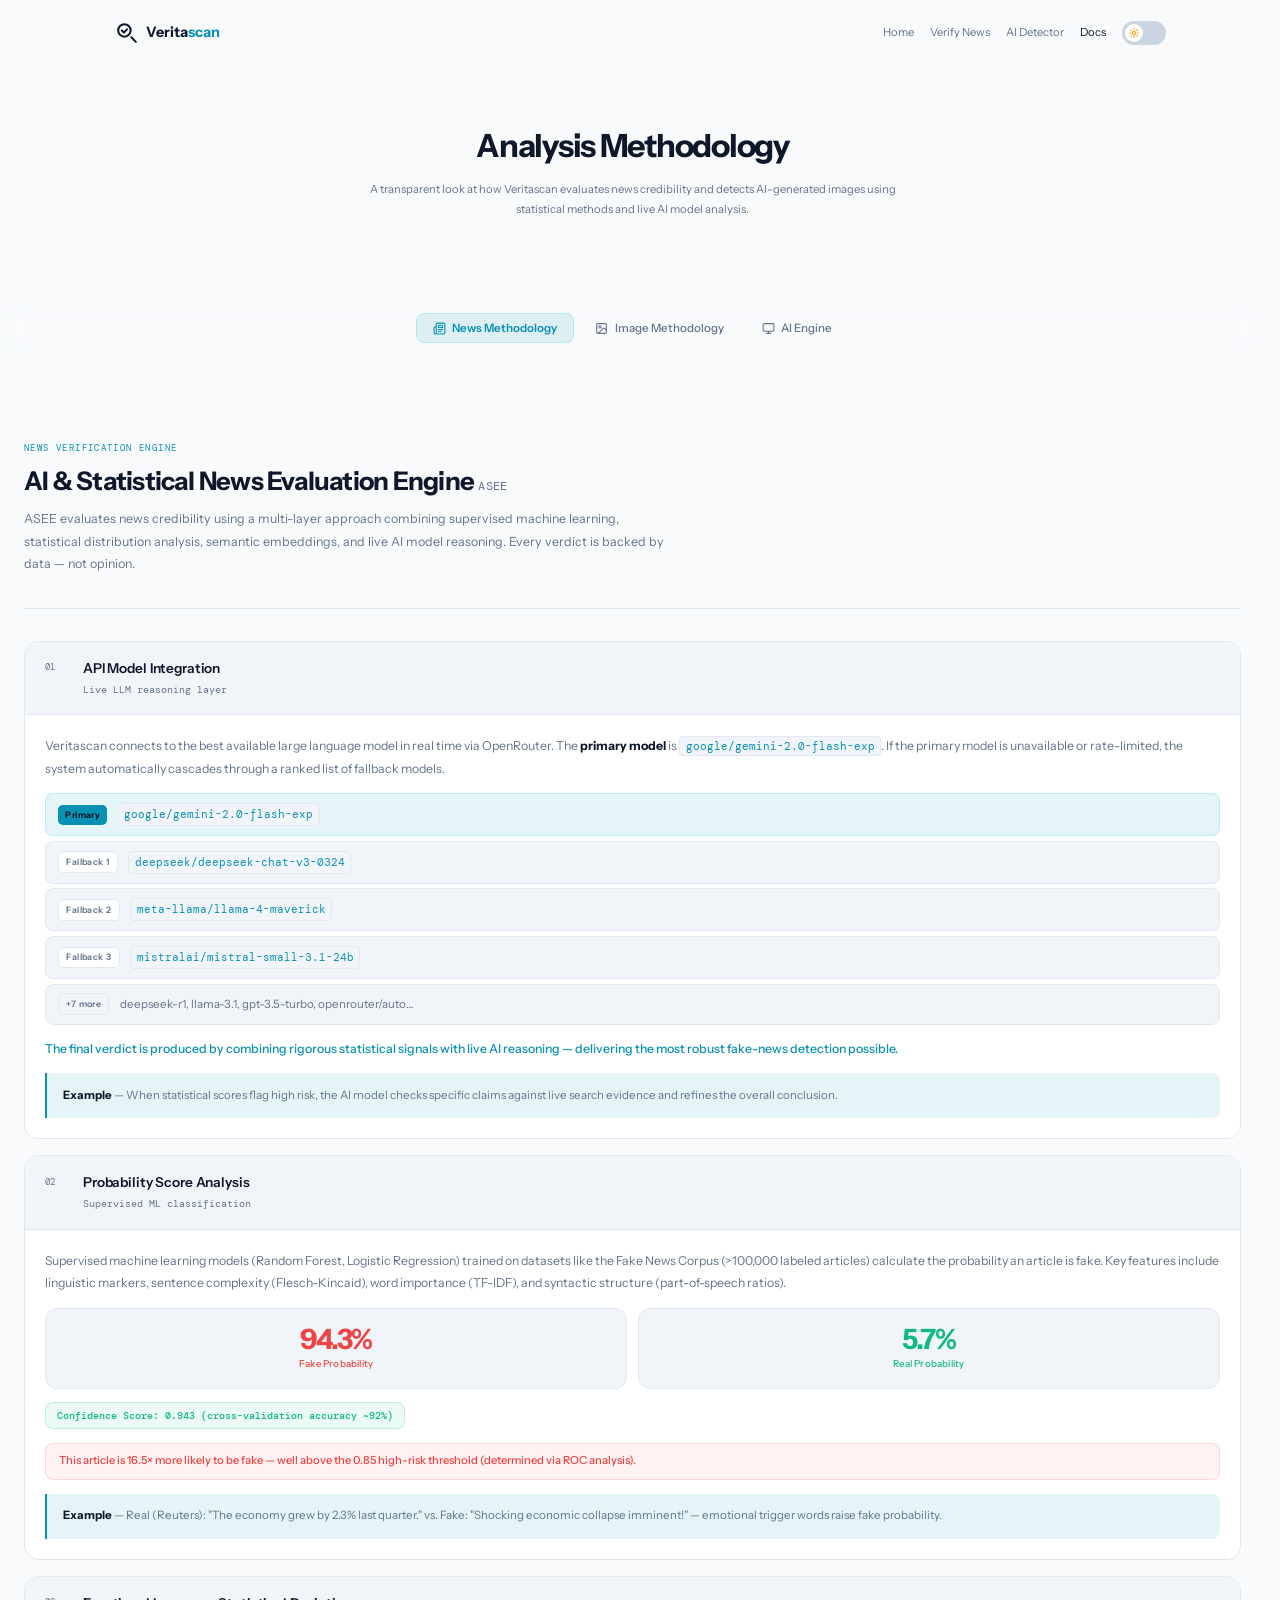
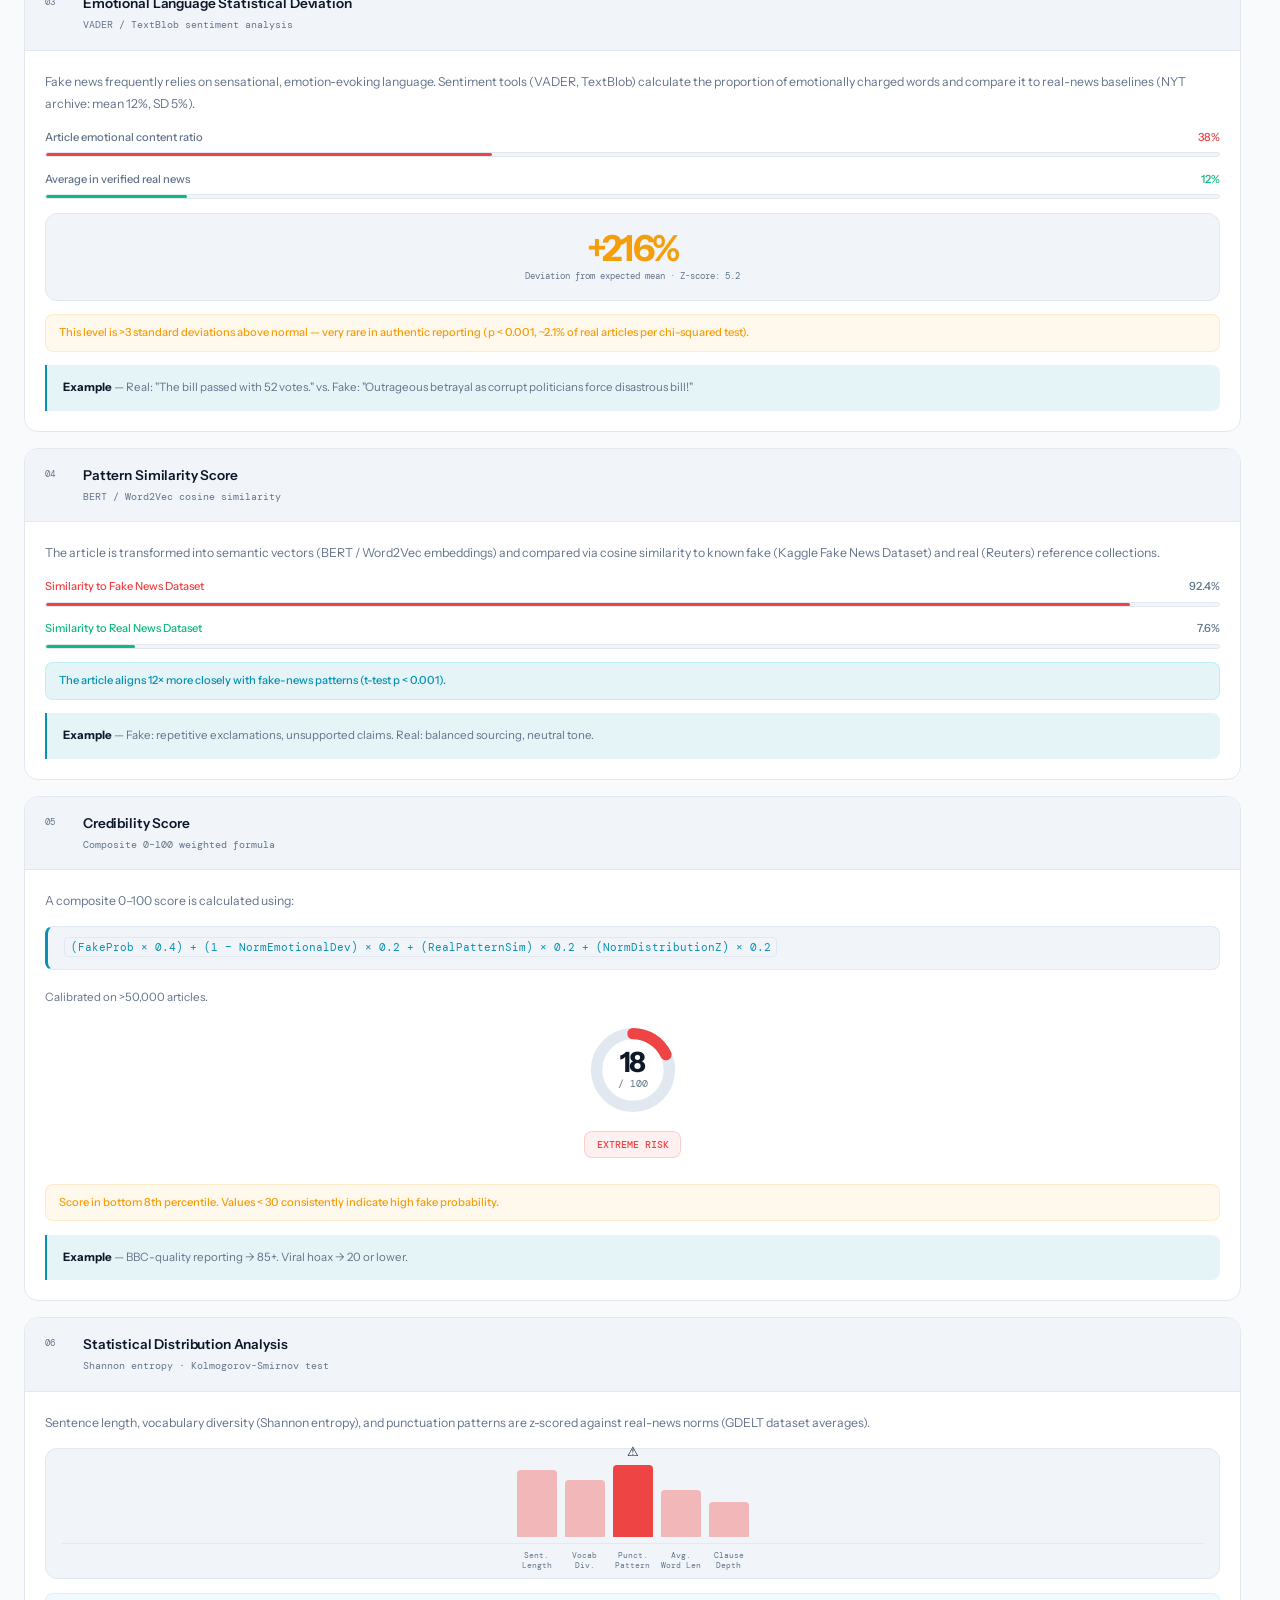
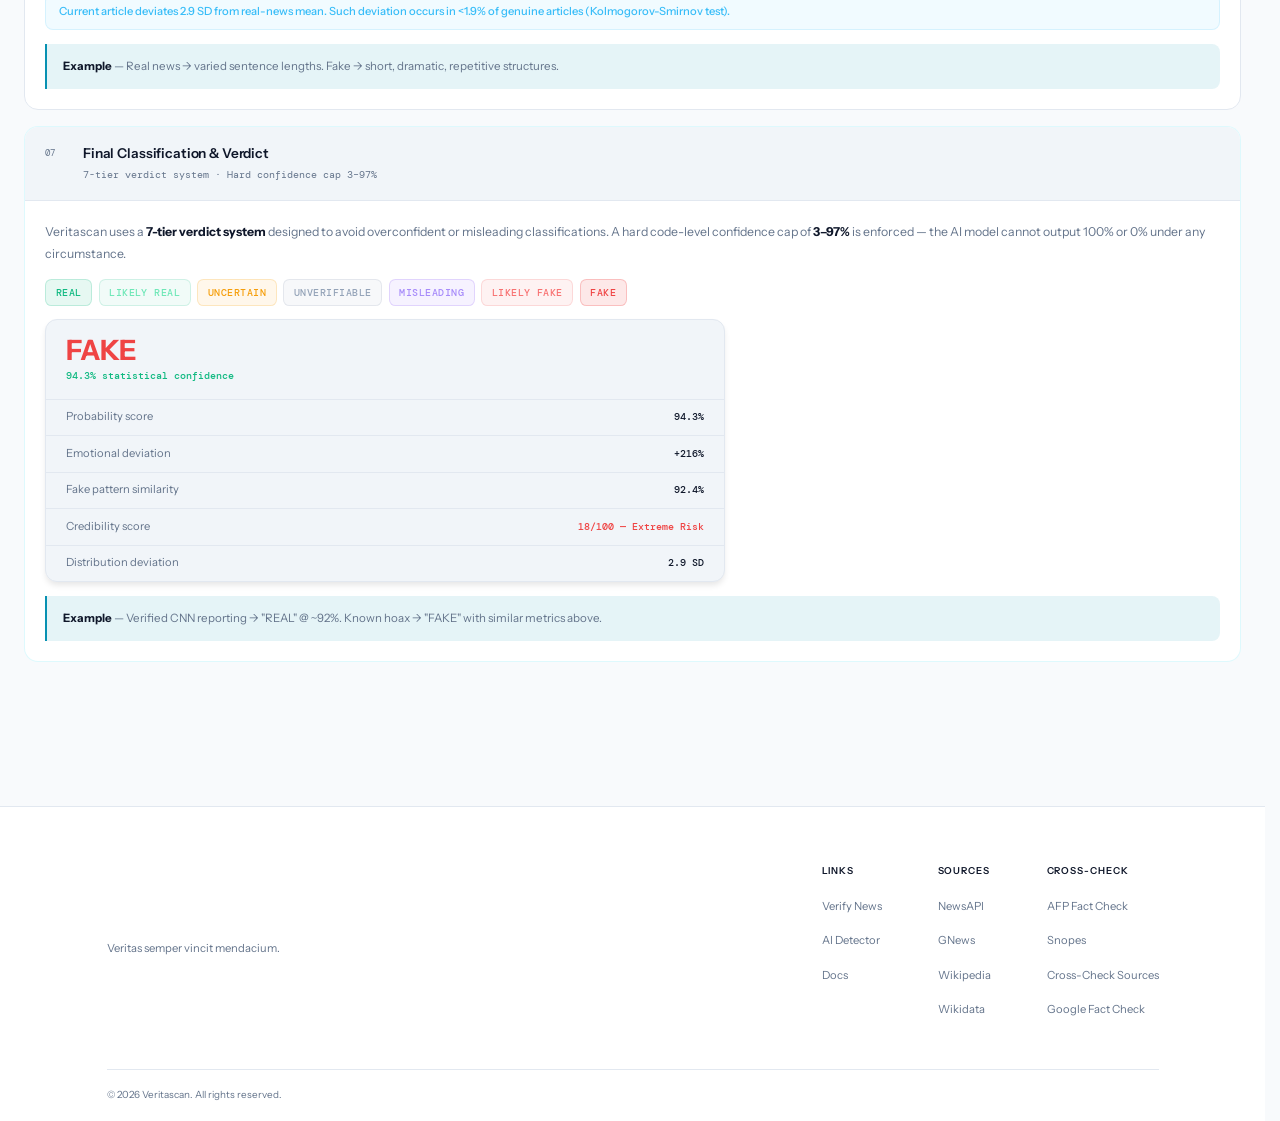
<file: frontend/html/docs.html>
<!DOCTYPE html>
<html lang="en" data-theme="light">
<head>
  <meta charset="UTF-8" />
  <meta name="viewport" content="width=device-width, initial-scale=1.0"/>
  <title>Veritascan – Analysis Methodology</title>

  <link rel="preconnect" href="https://fonts.googleapis.com">
  <link rel="preconnect" href="https://fonts.gstatic.com" crossorigin>
  <link href="https://fonts.googleapis.com/css2?family=Instrument+Sans:ital,wght@0,400..700;1,400..700&family=DM+Mono:ital,wght@0,400;0,500&display=swap" rel="stylesheet">

  <link rel="stylesheet" href="../styles/styles.css">
  <link rel="stylesheet" href="../styles/docs.css">
</head>

<body>

  <!-- NAVBAR -->
  <nav id="navbar">
    <div class="container flex items-center justify-between">
      <div class="nav-logo" style="display:flex;align-items:center;gap:7px;">
        <svg viewBox="0 0 24 24" width="20" height="20" fill="none" stroke="var(--primary)" stroke-width="1.8" stroke-linecap="round" stroke-linejoin="round">
          <circle cx="10" cy="10" r="6"/>
          <path d="m21 21-4.35-4.35"/>
          <path d="m7.5 10 2 2 3-3"/>
        </svg>
        <span id="web-name">Verita<span style="color:var(--primary);">scan</span></span>
      </div>

      <div class="nav-links md-flex hidden gap-4 items-center">
        <a href="index.html">Home</a>
        <a href="chatbot.html">Verify News</a>
        <a href="imageDetector.html">AI Detector</a>
        <a href="docs.html" id="docs">Docs</a>
        <button id="theme-toggle">
          <span class="toggle-thumb">
            <svg class="toggle-icon toggle-icon-sun" viewBox="0 0 24 24" fill="none" stroke="currentColor" stroke-width="2.5" stroke-linecap="round" stroke-linejoin="round">
              <circle cx="12" cy="12" r="4"/>
              <line x1="12" y1="2" x2="12" y2="4"/><line x1="12" y1="20" x2="12" y2="22"/>
              <line x1="4.22" y1="4.22" x2="5.64" y2="5.64"/><line x1="18.36" y1="18.36" x2="19.78" y2="19.78"/>
              <line x1="2" y1="12" x2="4" y2="12"/><line x1="20" y1="12" x2="22" y2="12"/>
              <line x1="4.22" y1="19.78" x2="5.64" y2="18.36"/><line x1="18.36" y1="5.64" x2="19.78" y2="4.22"/>
            </svg>
            <svg class="toggle-icon toggle-icon-moon" viewBox="0 0 24 24" fill="none" stroke="currentColor" stroke-width="2.5" stroke-linecap="round" stroke-linejoin="round">
              <path d="M21 12.79A9 9 0 1 1 11.21 3 7 7 0 0 0 21 12.79z"/>
            </svg>
          </span>
        </button>
      </div>

      <button class="md-hidden burger-btn" id="burgerBtn" type="button" aria-label="Open menu" style="color:var(--text-main);">
        <svg viewBox="0 0 24 24" width="20" height="20" style="pointer-events:none;">
          <line x1="4" x2="20" y1="6" y2="6"/>
          <line x1="4" x2="20" y1="12" y2="12"/>
          <line x1="4" x2="20" y1="18" y2="18"/>
        </svg>
      </button>
    </div>
  </nav>

  <!-- HERO -->
  <div class="docs-hero">
    <div class="container">
      <h1 class="docs-hero-title">Analysis Methodology</h1>
      <p class="docs-hero-sub">A transparent look at how Veritascan evaluates news credibility and detects AI-generated images using statistical methods and live AI model analysis.</p>
    </div>
  </div>

  <!-- STICKY TAB BAR -->
  <div class="docs-tab-wrap">
    <div class="container">
      <div class="docs-tab-bar">
        <button class="tab-btn active" data-tab="news">
          <svg viewBox="0 0 24 24"><path d="M4 22h16a2 2 0 0 0 2-2V4a2 2 0 0 0-2-2H8a2 2 0 0 0-2 2v16a2 2 0 0 1-2 2Zm0 0a2 2 0 0 1-2-2v-9c0-1.1.9-2 2-2h2"/><path d="M18 14h-8"/><path d="M15 18h-5"/><path d="M10 6h8v4h-8V6Z"/></svg>
          News Methodology
        </button>
        <button class="tab-btn" data-tab="image">
          <svg viewBox="0 0 24 24"><rect width="18" height="18" x="3" y="3" rx="2" ry="2"/><circle cx="9" cy="9" r="2"/><path d="m21 15-3.086-3.086a2 2 0 0 0-2.828 0L6 21"/></svg>
          Image Methodology
        </button>
        <button class="tab-btn" data-tab="engine">
          <svg viewBox="0 0 24 24"><rect x="2" y="3" width="20" height="14" rx="2"/><path d="M8 21h8M12 17v4"/></svg>
          AI Engine
        </button>
      </div>
    </div>
  </div>

  <!-- CONTENT -->
  <main id="methodology" class="docs-main">
    <div class="container docs-layout">

      <!-- PANEL: NEWS -->
      <div id="panel-news" class="tab-panel active">

        <div class="panel-intro">
          <span class="panel-label">News Verification Engine</span>
          <h2 class="panel-title">AI & Statistical News Evaluation Engine <span class="mono-tag">ASEE</span></h2>
          <p class="panel-desc">ASEE evaluates news credibility using a multi-layer approach combining supervised machine learning, statistical distribution analysis, semantic embeddings, and live AI model reasoning. Every verdict is backed by data — not opinion.</p>
        </div>

        <!-- Step 1 -->
        <div class="doc-card">
          <div class="doc-card-head">
            <span class="step-num">01</span>
            <div>
              <h3 class="doc-card-title">API Model Integration</h3>
              <p class="doc-card-sub">Live LLM reasoning layer</p>
            </div>
          </div>
          <div class="doc-card-body">
            <p>Veritascan connects to the best available large language model in real time via OpenRouter. The <strong>primary model</strong> is <code>google/gemini-2.0-flash-exp</code>. If the primary model is unavailable or rate-limited, the system automatically cascades through a ranked list of fallback models.</p>

            <div class="model-table">
              <div class="model-row model-primary">
                <div class="model-badge primary">Primary</div>
                <code>google/gemini-2.0-flash-exp</code>
              </div>
              <div class="model-row">
                <div class="model-badge fallback">Fallback 1</div>
                <code>deepseek/deepseek-chat-v3-0324</code>
              </div>
              <div class="model-row">
                <div class="model-badge fallback">Fallback 2</div>
                <code>meta-llama/llama-4-maverick</code>
              </div>
              <div class="model-row">
                <div class="model-badge fallback">Fallback 3</div>
                <code>mistralai/mistral-small-3.1-24b</code>
              </div>
              <div class="model-row muted">
                <div class="model-badge muted-badge">+7 more</div>
                <span style="color:var(--text-muted);font-size:0.72rem;">deepseek-r1, llama-3.1, gpt-3.5-turbo, openrouter/auto…</span>
              </div>
            </div>

            <p class="doc-highlight">The final verdict is produced by combining rigorous statistical signals with live AI reasoning — delivering the most robust fake-news detection possible.</p>

            <div class="example-box">
              <strong>Example</strong> — When statistical scores flag high risk, the AI model checks specific claims against live search evidence and refines the overall conclusion.
            </div>
          </div>
        </div>

        <!-- Step 2 -->
        <div class="doc-card">
          <div class="doc-card-head">
            <span class="step-num">02</span>
            <div>
              <h3 class="doc-card-title">Probability Score Analysis</h3>
              <p class="doc-card-sub">Supervised ML classification</p>
            </div>
          </div>
          <div class="doc-card-body">
            <p>Supervised machine learning models (Random Forest, Logistic Regression) trained on datasets like the Fake News Corpus (&gt;100,000 labeled articles) calculate the probability an article is fake. Key features include linguistic markers, sentence complexity (Flesch-Kincaid), word importance (TF-IDF), and syntactic structure (part-of-speech ratios).</p>

            <div class="stat-row">
              <div class="stat-card danger">
                <div class="stat-num">94.3%</div>
                <div class="stat-lbl">Fake Probability</div>
              </div>
              <div class="stat-card success">
                <div class="stat-num">5.7%</div>
                <div class="stat-lbl">Real Probability</div>
              </div>
            </div>

            <div class="badge-pill success">Confidence Score: 0.943 (cross-validation accuracy ~92%)</div>
            <p class="doc-note danger">This article is 16.5× more likely to be fake — well above the 0.85 high-risk threshold (determined via ROC analysis).</p>
            <div class="example-box">
              <strong>Example</strong> — Real (Reuters): "The economy grew by 2.3% last quarter." vs. Fake: "Shocking economic collapse imminent!" — emotional trigger words raise fake probability.
            </div>
          </div>
        </div>

        <!-- Step 3 -->
        <div class="doc-card">
          <div class="doc-card-head">
            <span class="step-num">03</span>
            <div>
              <h3 class="doc-card-title">Emotional Language Statistical Deviation</h3>
              <p class="doc-card-sub">VADER / TextBlob sentiment analysis</p>
            </div>
          </div>
          <div class="doc-card-body">
            <p>Fake news frequently relies on sensational, emotion-evoking language. Sentiment tools (VADER, TextBlob) calculate the proportion of emotionally charged words and compare it to real-news baselines (NYT archive: mean 12%, SD 5%).</p>

            <div class="bar-group">
              <div class="bar-row">
                <span>Article emotional content ratio</span>
                <span class="danger">38%</span>
              </div>
              <div class="progress-track"><div class="progress-fill danger" style="width:38%"></div></div>
              <div class="bar-row" style="margin-top:0.5rem;">
                <span>Average in verified real news</span>
                <span class="success">12%</span>
              </div>
              <div class="progress-track"><div class="progress-fill success" style="width:12%"></div></div>
            </div>

            <div class="big-stat-card">
              <div class="big-val warning">+216%</div>
              <div class="big-sub">Deviation from expected mean · Z-score: 5.2</div>
            </div>

            <p class="doc-note warning">This level is &gt;3 standard deviations above normal — very rare in authentic reporting (p &lt; 0.001, ~2.1% of real articles per chi-squared test).</p>
            <div class="example-box">
              <strong>Example</strong> — Real: "The bill passed with 52 votes." vs. Fake: "Outrageous betrayal as corrupt politicians force disastrous bill!"
            </div>
          </div>
        </div>

        <!-- Step 4 -->
        <div class="doc-card">
          <div class="doc-card-head">
            <span class="step-num">04</span>
            <div>
              <h3 class="doc-card-title">Pattern Similarity Score</h3>
              <p class="doc-card-sub">BERT / Word2Vec cosine similarity</p>
            </div>
          </div>
          <div class="doc-card-body">
            <p>The article is transformed into semantic vectors (BERT / Word2Vec embeddings) and compared via cosine similarity to known fake (Kaggle Fake News Dataset) and real (Reuters) reference collections.</p>

            <div class="bar-group">
              <div class="bar-row"><span class="danger">Similarity to Fake News Dataset</span><span>92.4%</span></div>
              <div class="progress-track"><div class="progress-fill danger" style="width:92.4%"></div></div>
              <div class="bar-row" style="margin-top:0.5rem;"><span class="success">Similarity to Real News Dataset</span><span>7.6%</span></div>
              <div class="progress-track"><div class="progress-fill success" style="width:7.6%"></div></div>
            </div>

            <p class="doc-note accent">The article aligns 12× more closely with fake-news patterns (t-test p &lt; 0.001).</p>
            <div class="example-box">
              <strong>Example</strong> — Fake: repetitive exclamations, unsupported claims. Real: balanced sourcing, neutral tone.
            </div>
          </div>
        </div>

        <!-- Step 5 -->
        <div class="doc-card">
          <div class="doc-card-head">
            <span class="step-num">05</span>
            <div>
              <h3 class="doc-card-title">Credibility Score</h3>
              <p class="doc-card-sub">Composite 0–100 weighted formula</p>
            </div>
          </div>
          <div class="doc-card-body">
            <p>A composite 0–100 score is calculated using:</p>
            <div class="formula-box">
              <code>(FakeProb × 0.4) + (1 − NormEmotionalDev) × 0.2 + (RealPatternSim) × 0.2 + (NormDistributionZ) × 0.2</code>
            </div>
            <p style="margin-top:0.25rem;color:var(--text-muted);font-size:0.72rem;">Calibrated on &gt;50,000 articles.</p>

            <div class="gauge-wrap">
              <svg class="gauge-svg" viewBox="0 0 42 42">
                <circle class="gauge-bg" cx="21" cy="21" r="15.915"/>
                <circle class="gauge-fill danger-stroke" cx="21" cy="21" r="15.915" stroke-dasharray="18 82"/>
              </svg>
              <div class="gauge-inner">
                <div class="gauge-num">18</div>
                <div class="gauge-denom">/ 100</div>
              </div>
            </div>

            <div class="badge-pill danger center">EXTREME RISK</div>
            <p class="doc-note warning" style="margin-top:0.75rem;">Score in bottom 8th percentile. Values &lt; 30 consistently indicate high fake probability.</p>
            <div class="example-box">
              <strong>Example</strong> — BBC-quality reporting → 85+. Viral hoax → 20 or lower.
            </div>
          </div>
        </div>

        <!-- Step 6 -->
        <div class="doc-card">
          <div class="doc-card-head">
            <span class="step-num">06</span>
            <div>
              <h3 class="doc-card-title">Statistical Distribution Analysis</h3>
              <p class="doc-card-sub">Shannon entropy · Kolmogorov-Smirnov test</p>
            </div>
          </div>
          <div class="doc-card-body">
            <p>Sentence length, vocabulary diversity (Shannon entropy), and punctuation patterns are z-scored against real-news norms (GDELT dataset averages).</p>

            <div class="bar-chart-wrap">
              <div class="bar-chart">
                <div class="bc-bar" style="height:92%"></div>
                <div class="bc-bar" style="height:78%"></div>
                <div class="bc-bar peak" style="height:100%"><span class="bc-warn">⚠</span></div>
                <div class="bc-bar" style="height:65%"></div>
                <div class="bc-bar" style="height:48%"></div>
              </div>
              <div class="bar-chart-labels">
                <span>Sent. Length</span>
                <span>Vocab Div.</span>
                <span>Punct. Pattern</span>
                <span>Avg. Word Len</span>
                <span>Clause Depth</span>
              </div>
            </div>

            <p class="doc-note info">Current article deviates 2.9 SD from real-news mean. Such deviation occurs in &lt;1.9% of genuine articles (Kolmogorov-Smirnov test).</p>
            <div class="example-box">
              <strong>Example</strong> — Real news → varied sentence lengths. Fake → short, dramatic, repetitive structures.
            </div>
          </div>
        </div>

        <!-- Step 7 -->
        <div class="doc-card doc-card-final">
          <div class="doc-card-head">
            <span class="step-num">07</span>
            <div>
              <h3 class="doc-card-title">Final Classification & Verdict</h3>
              <p class="doc-card-sub">7-tier verdict system · Hard confidence cap 3–97%</p>
            </div>
          </div>
          <div class="doc-card-body">
            <p>Veritascan uses a <strong>7-tier verdict system</strong> designed to avoid overconfident or misleading classifications. A hard code-level confidence cap of <strong>3–97%</strong> is enforced — the AI model cannot output 100% or 0% under any circumstance.</p>

            <div class="verdict-grid">
              <div class="verdict-chip real">REAL</div>
              <div class="verdict-chip likely-real">LIKELY REAL</div>
              <div class="verdict-chip uncertain">UNCERTAIN</div>
              <div class="verdict-chip unverifiable">UNVERIFIABLE</div>
              <div class="verdict-chip misleading">MISLEADING</div>
              <div class="verdict-chip likely-fake">LIKELY FAKE</div>
              <div class="verdict-chip fake">FAKE</div>
            </div>

            <div class="result-card">
              <div class="result-verdict danger">FAKE</div>
              <div class="result-confidence">94.3% statistical confidence</div>
              <div class="result-rows">
                <div class="result-row"><span>Probability score</span><span class="result-val">94.3%</span></div>
                <div class="result-row"><span>Emotional deviation</span><span class="result-val">+216%</span></div>
                <div class="result-row"><span>Fake pattern similarity</span><span class="result-val">92.4%</span></div>
                <div class="result-row"><span>Credibility score</span><span class="result-val danger">18/100 — Extreme Risk</span></div>
                <div class="result-row"><span>Distribution deviation</span><span class="result-val">2.9 SD</span></div>
              </div>
            </div>

            <div class="example-box">
              <strong>Example</strong> — Verified CNN reporting → "REAL" @ ~92%. Known hoax → "FAKE" with similar metrics above.
            </div>
          </div>
        </div>

      </div>

      <!-- PANEL: IMAGE -->
      <div id="panel-image" class="tab-panel">

        <div class="panel-intro">
          <span class="panel-label">Image Detection Engine</span>
          <h2 class="panel-title">AI Image Detection Engine <span class="mono-tag">AIDE</span></h2>
          <p class="panel-desc">AIDE determines whether a submitted image was generated by an AI model (Midjourney, DALL·E, Stable Diffusion) or captured by a real camera. It combines the <strong>AI or Not API</strong> with pixel-level forensic signals to deliver a reliable, confidence-backed verdict.</p>
        </div>

        <!-- Step I -->
        <div class="doc-card">
          <div class="doc-card-head">
            <span class="step-num">I</span>
            <div>
              <h3 class="doc-card-title">AI or Not API — Core Detection Layer</h3>
              <p class="doc-card-sub">Deep learning classifier · ~96% benchmarked accuracy</p>
            </div>
          </div>
          <div class="doc-card-body">
            <p>The primary detection signal comes from the <strong>AI or Not API</strong> — a purpose-built classifier trained on millions of AI-generated and authentic photographs. The image is base64-encoded and sent to the API endpoint, which returns a binary classification (<em>AI-generated</em> or <em>Human-made</em>) alongside a probability score.</p>

            <div class="stat-row">
              <div class="stat-card danger">
                <div class="stat-num">91.7%</div>
                <div class="stat-lbl">AI-Generated Probability</div>
              </div>
              <div class="stat-card success">
                <div class="stat-num">8.3%</div>
                <div class="stat-lbl">Human-Made Probability</div>
              </div>
            </div>

            <div class="badge-pill danger">API Verdict: AI_GENERATED — Confidence: 0.917</div>
            <p class="doc-note danger">Scores above 0.85 are classified as AI-generated. Benchmarked at ~96% accuracy on Midjourney v5, DALL·E 3, and Stable Diffusion XL test sets.</p>
            <div class="example-box">
              <strong>How it works</strong> — The image is base64-encoded and submitted via POST to the AI or Not endpoint. The API's deep learning model returns a probability distribution over the two classes.
            </div>
          </div>
        </div>

        <!-- Step II -->
        <div class="doc-card">
          <div class="doc-card-head">
            <span class="step-num">II</span>
            <div>
              <h3 class="doc-card-title">Pixel-Level Forensic Analysis</h3>
              <p class="doc-card-sub">PRNU · ELA · Laplacian variance</p>
            </div>
          </div>
          <div class="doc-card-body">
            <p>AIDE performs three local forensic checks that exploit statistical fingerprints left by AI generative models versus real camera sensors.</p>

            <div class="sub-block">
              <div class="sub-block-title">Noise Pattern Analysis (Camera Sensor Fingerprint)</div>
              <p>Authentic camera images contain Photo-Response Non-Uniformity (PRNU) — a unique noise pattern from manufacturing imperfections. AI images lack this signal entirely, producing near-zero noise floors detectable via FFT frequency-domain analysis.</p>
              <div class="bar-row" style="margin-top:0.65rem;">
                <span>Detected sensor noise variance</span>
                <span class="danger">0.003 (near-zero)</span>
              </div>
              <div class="progress-track"><div class="progress-fill danger" style="width:3%"></div></div>
              <p class="mono-note">Expected range in real photos: 0.04 – 0.18 variance</p>
            </div>

            <div class="sub-block">
              <div class="sub-block-title">JPEG Compression Artifact Consistency</div>
              <p>Real photographs accumulate compression artifacts in predictable DCT block patterns (8×8 grids). AI images saved as JPEG show inconsistent or pristine block structures — a statistical anomaly flagged by Error Level Analysis (ELA).</p>
              <div class="bar-row" style="margin-top:0.65rem;">
                <span>ELA inconsistency score</span>
                <span class="warning">HIGH (anomalous)</span>
              </div>
              <div class="progress-track"><div class="progress-fill warning" style="width:82%"></div></div>
            </div>

            <div class="sub-block">
              <div class="sub-block-title">Texture Regularity &amp; High-Frequency Content</div>
              <p>Generative models (GANs, diffusion models) produce unnaturally smooth textures in backgrounds, hair, and fabric. Laplacian variance is measured per region; AI images score significantly lower than real photographs.</p>
              <div class="bar-group" style="margin-top:0.65rem;">
                <div class="bar-row"><span class="danger">Submitted image (Laplacian variance)</span><span>18.4</span></div>
                <div class="progress-track"><div class="progress-fill danger" style="width:18%"></div></div>
                <div class="bar-row" style="margin-top:0.5rem;"><span class="success">Typical real photo baseline</span><span>96.0</span></div>
                <div class="progress-track"><div class="progress-fill success" style="width:96%"></div></div>
              </div>
            </div>

            <div class="example-box">
              <strong>Example</strong> — A real street photo → high sensor noise, natural DCT blocking, varied texture variance. A Midjourney portrait → near-zero sensor noise, smooth ELA map, unnaturally low Laplacian score.
            </div>
          </div>
        </div>

        <!-- Step III -->
        <div class="doc-card">
          <div class="doc-card-head">
            <span class="step-num">III</span>
            <div>
              <h3 class="doc-card-title">Metadata &amp; Provenance Checks</h3>
              <p class="doc-card-sub">EXIF inspection · software tag detection</p>
            </div>
          </div>
          <div class="doc-card-body">
            <p>EXIF metadata is inspected for authenticity signals. Real camera images typically contain shutter speed, ISO, aperture, GPS coordinates, and a recognized camera model string. AI-generated images either lack EXIF data entirely or carry software-generated tags (e.g. <em>"Adobe Firefly"</em>, <em>"StableDiffusion"</em>).</p>

            <div class="meta-table">
              <div class="meta-row">
                <span class="meta-key">Camera Model</span>
                <span class="meta-val danger">Not found</span>
              </div>
              <div class="meta-row">
                <span class="meta-key">GPS / Location Data</span>
                <span class="meta-val danger">Absent</span>
              </div>
              <div class="meta-row">
                <span class="meta-key">Software Tag</span>
                <span class="meta-val warning">"Midjourney v6"</span>
              </div>
              <div class="meta-row">
                <span class="meta-key">Shutter / ISO / Aperture</span>
                <span class="meta-val danger">Not found</span>
              </div>
            </div>

            <p class="doc-note warning">3 of 4 provenance checks failed. Missing camera metadata combined with a known AI software tag is a strong indicator of synthetic origin.</p>
            <div class="example-box">
              <strong>Example</strong> — Canon EOS R5 JPEG → full EXIF with GPS, lens model, shutter data. DALL·E export → no camera metadata, "Adobe Generative" software string.
            </div>
          </div>
        </div>

        <!-- Step IV -->
        <div class="doc-card doc-card-final">
          <div class="doc-card-head">
            <span class="step-num">IV</span>
            <div>
              <h3 class="doc-card-title">Final AI Image Detection Result</h3>
              <p class="doc-card-sub">Combined signal scoring</p>
            </div>
          </div>
          <div class="doc-card-body">
            <div class="result-card">
              <div class="result-verdict danger">AI-GENERATED</div>
              <div class="result-confidence">91.7% detection confidence</div>
              <div class="result-rows">
                <div class="result-row"><span>AI or Not API score</span><span class="result-val">91.7%</span></div>
                <div class="result-row"><span>Sensor noise variance</span><span class="result-val danger">0.003 — Near-zero (anomalous)</span></div>
                <div class="result-row"><span>ELA inconsistency</span><span class="result-val danger">HIGH</span></div>
                <div class="result-row"><span>Texture variance</span><span class="result-val">18.4 vs 96.0 baseline</span></div>
                <div class="result-row"><span>EXIF provenance</span><span class="result-val danger">3/4 checks failed</span></div>
              </div>
            </div>
            <div class="example-box">
              <strong>Example</strong> — Authentic press photo → "HUMAN-MADE" @ ~94%. AI portrait generated in Midjourney → "AI-GENERATED" with similar metrics to above.
            </div>
          </div>
        </div>

      </div>

      <!-- PANEL: AI ENGINE -->
      <div id="panel-engine" class="tab-panel">

        <div class="panel-intro">
          <span class="panel-label">System Architecture</span>
          <h2 class="panel-title">Live AI Engine <span class="mono-tag">v2.0</span></h2>
          <p class="panel-desc">A deep look at the data sources, fallback logic, confidence enforcement, and live search pipeline that power every Veritascan verdict.</p>
        </div>

        <!-- Source Priority -->
        <div class="doc-card">
          <div class="doc-card-head">
            <span class="step-num">
              <svg viewBox="0 0 24 24" width="14" height="14" fill="none" stroke="currentColor" stroke-width="2"><path d="M21 15a2 2 0 0 1-2 2H7l-4 4V5a2 2 0 0 1 2-2h14a2 2 0 0 1 2 2z"/></svg>
            </span>
            <div>
              <h3 class="doc-card-title">Live Source Priority Hierarchy</h3>
              <p class="doc-card-sub">9 sources · Ranked by reliability</p>
            </div>
          </div>
          <div class="doc-card-body">
            <p>Every fact-check query searches up to 9 sources simultaneously. Sources are weighted by reliability in the final verdict.</p>

            <div class="source-list">
              <div class="source-row">
                <div class="source-rank">1</div>
                <div class="source-info">
                  <div class="source-name">Google Fact Check API <span class="source-tag fc">FC</span></div>
                  <div class="source-desc">Previously fact-checked claims by professional organizations — highest credibility for news claims.</div>
                </div>
              </div>
              <div class="source-row">
                <div class="source-rank">2</div>
                <div class="source-info">
                  <div class="source-name">DuckDuckGo Instant Answer <span class="source-tag ddg">DDG</span></div>
                  <div class="source-desc">Direct factual answers — very high reliability for specific facts like birthdates.</div>
                </div>
              </div>
              <div class="source-row">
                <div class="source-rank">3</div>
                <div class="source-info">
                  <div class="source-name">Google Knowledge Graph <span class="source-tag kg">KG</span></div>
                  <div class="source-desc">Verified structured data about people, places, and organizations.</div>
                </div>
              </div>
              <div class="source-row">
                <div class="source-rank">4</div>
                <div class="source-info">
                  <div class="source-name">Wikidata <span class="source-tag wd">WD</span></div>
                  <div class="source-desc">Structured biographical database — excellent for birthdates, nationalities, occupations.</div>
                </div>
              </div>
              <div class="source-row">
                <div class="source-rank">5</div>
                <div class="source-info">
                  <div class="source-name">Wikipedia <span class="source-tag wk">WK</span></div>
                  <div class="source-desc">Strong supporting evidence for biographical and historical facts.</div>
                </div>
              </div>
              <div class="source-row">
                <div class="source-rank">6</div>
                <div class="source-info">
                  <div class="source-name">Google Search (Serper) <span class="source-tag s">S / A</span></div>
                  <div class="source-desc">Answer Box (A1) has highest priority; top news stories and web results follow.</div>
                </div>
              </div>
              <div class="source-row">
                <div class="source-rank">7</div>
                <div class="source-info">
                  <div class="source-name">NewsAPI <span class="source-tag n">N</span></div>
                  <div class="source-desc">Recent news articles — up to 3 keyword retry strategies if initial query returns no results.</div>
                </div>
              </div>
              <div class="source-row">
                <div class="source-rank">8</div>
                <div class="source-info">
                  <div class="source-name">GNews <span class="source-tag g">G</span></div>
                  <div class="source-desc">Fallback news source activated only when NewsAPI returns no results.</div>
                </div>
              </div>
              <div class="source-row">
                <div class="source-rank low">9</div>
                <div class="source-info">
                  <div class="source-name">General Web Results <span class="source-tag w">W</span></div>
                  <div class="source-desc">Lowest priority — general web results, used for context only.</div>
                </div>
              </div>
            </div>
          </div>
        </div>

        <!-- Confidence Cap -->
        <div class="doc-card">
          <div class="doc-card-head">
            <span class="step-num">
              <svg viewBox="0 0 24 24" width="14" height="14" fill="none" stroke="currentColor" stroke-width="2"><path d="M12 22s8-4 8-10V5l-8-3-8 3v7c0 6 8 10 8 10z"/></svg>
            </span>
            <div>
              <h3 class="doc-card-title">Confidence Cap Enforcement</h3>
              <p class="doc-card-sub">Hard-coded 3% – 97% clamp · Cannot be bypassed by AI</p>
            </div>
          </div>
          <div class="doc-card-body">
            <p>Even when an AI model returns 100% confidence, Veritascan's server enforces a <strong>hard clamp of 3–97%</strong> on all confidence values and credibility scores before they are displayed. This is applied at the code level — the AI model cannot bypass it regardless of prompt instructions.</p>

            <div class="confidence-visual">
              <div class="conf-scale">
                <div class="conf-zone low-zone">
                  <span>3%</span>
                  <span class="conf-zone-label">Min</span>
                </div>
                <div class="conf-zone mid-zone">
                  <span>50%</span>
                  <span class="conf-zone-label">Uncertain</span>
                </div>
                <div class="conf-zone high-zone">
                  <span>97%</span>
                  <span class="conf-zone-label">Max</span>
                </div>
              </div>
              <p class="mono-note" style="text-align:center;margin-top:0.5rem;">Any value outside 3–97% is automatically clamped before display</p>
            </div>

            <div class="conf-table">
              <div class="conf-row"><span class="conf-range">90 – 97%</span><span class="conf-meaning">Official announcement or high-confidence training knowledge</span></div>
              <div class="conf-row"><span class="conf-range">70 – 89%</span><span class="conf-meaning">Strong credible evidence but no official announcement</span></div>
              <div class="conf-row"><span class="conf-range">50 – 69%</span><span class="conf-meaning">Mixed or limited evidence</span></div>
              <div class="conf-row"><span class="conf-range">30 – 49%</span><span class="conf-meaning">Mostly rumors or speculation</span></div>
              <div class="conf-row"><span class="conf-range">3 – 29%</span><span class="conf-meaning">Almost no evidence, or evidence actively contradicts</span></div>
            </div>

            <div class="example-box">
              <strong>Why this matters</strong> — Intellectual honesty is the core principle. A verdict of UNVERIFIABLE with 45% confidence is always more honest than a false REAL verdict at 99%.
            </div>
          </div>
        </div>

        <!-- Fallback Logic -->
        <div class="doc-card">
          <div class="doc-card-head">
            <span class="step-num">
              <svg viewBox="0 0 24 24" width="14" height="14" fill="none" stroke="currentColor" stroke-width="2"><path d="M23 4v6h-6"/><path d="M1 20v-6h6"/><path d="M3.51 9a9 9 0 0 1 14.85-3.36L23 10M1 14l4.64 4.36A9 9 0 0 0 20.49 15"/></svg>
            </span>
            <div>
              <h3 class="doc-card-title">Model Fallback &amp; Availability Logic</h3>
              <p class="doc-card-sub">Automatic cascade · 10 models · Zero downtime</p>
            </div>
          </div>
          <div class="doc-card-body">
            <p>If the primary model (Gemini 2.0 Flash) fails due to rate limits (HTTP 429) or unavailability (HTTP 404), the system automatically cascades through a priority-ranked list of 9 fallback models. Each model is tried in order until a valid response is received.</p>

            <div class="flow-chain">
              <div class="flow-node primary-node">Gemini 2.0 Flash<span class="flow-tag">Primary</span></div>
              <div class="flow-arrow">→</div>
              <div class="flow-node">DeepSeek Chat v3</div>
              <div class="flow-arrow">→</div>
              <div class="flow-node">DeepSeek R1</div>
              <div class="flow-arrow">→</div>
              <div class="flow-node">Llama 4 Maverick</div>
              <div class="flow-arrow">→</div>
              <div class="flow-node muted-node">+6 more fallbacks</div>
            </div>

            <p class="doc-note info">Fallback is only triggered on HTTP 429 (rate limit) or 404 (unavailable). Other errors are surfaced to the user immediately.</p>
          </div>
        </div>

        <!-- Scan Time / Stats -->
        <div class="doc-card">
          <div class="doc-card-head">
            <span class="step-num">
              <svg viewBox="0 0 24 24" width="14" height="14" fill="none" stroke="currentColor" stroke-width="2"><circle cx="12" cy="12" r="10"/><path d="M12 8v4l3 3"/></svg>
            </span>
            <div>
              <h3 class="doc-card-title">System Performance &amp; Limits</h3>
              <p class="doc-card-sub">Key figures at a glance</p>
            </div>
          </div>
          <div class="doc-card-body">
            <div class="perf-grid">
              <div class="perf-card">
                <div class="perf-val primary">~2.4s</div>
                <div class="perf-lbl">Average scan time</div>
              </div>
              <div class="perf-card">
                <div class="perf-val">9+</div>
                <div class="perf-lbl">Live data sources</div>
              </div>
              <div class="perf-card">
                <div class="perf-val">10</div>
                <div class="perf-lbl">Available AI models</div>
              </div>
              <div class="perf-card">
                <div class="perf-val warning">97%</div>
                <div class="perf-lbl">Hard confidence cap</div>
              </div>
              <div class="perf-card">
                <div class="perf-val">7</div>
                <div class="perf-lbl">Verdict categories</div>
              </div>
              <div class="perf-card">
                <div class="perf-val success">4KB</div>
                <div class="perf-lbl">Max URL content extract</div>
              </div>
            </div>
          </div>
        </div>

      </div>

    </div>
  </main>

  <!-- FOOTER -->
  <footer>
    <div class="container">
      <div class="footer-top">
        <div class="footer-brand">
          <div class="footer-logo"></div>
          <p class="footer-tagline">Veritas semper vincit mendacium.</p>
        </div>
        <div class="footer-nav">
          <div class="footer-col">
            <span class="footer-col-label">Links</span>
            <ul>
              <li><a href="../html/chatbot.html">Verify News</a></li>
              <li><a href="../html/imageDetector.html">AI Detector</a></li>
              <li><a href="../html/docs.html">Docs</a></li>
            </ul>
          </div>
          <div class="footer-col">
            <span class="footer-col-label">Sources</span>
            <ul>
              <li><a href="https://newsapi.org" target="_blank" rel="noopener">NewsAPI</a></li>
              <li><a href="https://gnews.io" target="_blank" rel="noopener">GNews</a></li>
              <li><a href="https://wikipedia.org" target="_blank" rel="noopener">Wikipedia</a></li>
              <li><a href="https://wikidata.org" target="_blank" rel="noopener">Wikidata</a></li>
            </ul>
          </div>
          <div class="footer-col">
            <span class="footer-col-label">Cross-check</span>
            <ul>
              <li><a href="https://factcheck.afp.com" target="_blank" rel="noopener">AFP Fact Check</a></li>
              <li><a href="https://snopes.com" target="_blank" rel="noopener">Snopes</a></li>
              <li><a href="https://news.google.com" target="_blank" rel="noopener">Cross-Check Sources</a></li>
              <li><a href="https://toolbox.google.com/factcheck" target="_blank" rel="noopener">Google Fact Check</a></li>
            </ul>
          </div>
        </div>
      </div>
      <div class="footer-divider"></div>
      <div class="footer-bottom">
        <span class="footer-copy">&copy; 2026 Veritascan. All rights reserved.</span>
      </div>
    </div>
  </footer>

  <!-- MOBILE NAV -->
  <div class="mobile-nav-menu" id="mobileNav">
    <button class="mobile-nav-close" id="mobileNavClose" type="button" aria-label="Close menu">
      <svg viewBox="0 0 24 24" fill="none" stroke="currentColor" stroke-width="2" stroke-linecap="round" stroke-linejoin="round" style="pointer-events:none;">
        <line x1="18" y1="6" x2="6" y2="18"/>
        <line x1="6" y1="6" x2="18" y2="18"/>
      </svg>
    </button>
    <nav class="mobile-nav-links">
      <a href="index.html">Home</a>
      <a href="chatbot.html">Verify News</a>
      <a href="imageDetector.html">AI Detector</a>
      <a href="docs.html">Docs</a>
    </nav>
  </div>

  <script src="../scripts/script.js"></script>
  <script src="../scripts/docs.js"></script>

</body>
</html>
</file>
<file: frontend/styles/styles.css>
* {
  margin: 0;
  padding: 0;
  box-sizing: border-box;
 font-family: Instrument Sans;
}

html {
  scrollbar-gutter: stable;
}

body {
    overflow-x: hidden;
    height: 100%;
    width: 100%;
}

.page-wrapper {
    position: relative;
    overflow-x: hidden;
}

#web-name {
    font-size: 0.9rem;
    font-family: Instrument Sans;
}

:root {
  --bg-body: #f8fafc;
  --bg-nav: rgba(255, 255, 255, 0.9);
  --bg-card: #ffffff;
  --bg-card-secondary: #f1f5f9;
  --text-main: #0f172a;
  --text-muted: #64748b;
  --border: #e2e8f0;
  --primary: #0891b2;
  --primary-hover: #0e7490;
  --accent-glow: rgba(8, 145, 178, 0.1);
  --success: #10b981;
  --warning: #f59e0b;
  --danger: #ef4444;
  --shadow: 0 4px 6px -1px rgba(0, 0, 0, 0.1);
}

[data-theme="dark"] {
  --bg-body: #020617;
  --bg-nav: rgba(15, 23, 42, 0.9);
  --bg-card: #0f172a;
  --bg-card-secondary: #1e293b;
  --text-main: #f8fafc;
  --text-muted: #94a3b8;
  --border: #1e293b;
  --primary: #22d3ee;
  --primary-hover: #67e8f9;
  --accent-glow: rgba(34, 211, 238, 0.1);
  --shadow: 0 10px 15px -3px rgba(0, 0, 0, 0.5);
}

#theme-toggle {
  width: 44px;
  height: 24px;
  border-radius: 12px;
  background: #cbd5e1;
  border: none;
  padding: 0;
  position: relative;
  transition: background 0.3s ease;
  flex-shrink: 0;
  cursor: pointer;
  display: flex;
  align-items: center;
}

[data-theme="dark"] #theme-toggle {
  background: var(--primary);
}

#theme-toggle:hover {
  opacity: 0.85;
}

.toggle-thumb {
  position: absolute;
  top: 3px;
  left: 3px;
  width: 18px;
  height: 18px;
  border-radius: 50%;
  background: white;
  transition: transform 0.3s ease;
  pointer-events: none;
  display: flex;
  align-items: center;
  justify-content: center;
}

[data-theme="dark"] .toggle-thumb {
  transform: translateX(20px);
}

.toggle-icon {
  position: absolute;
  width: 10px;
  height: 10px;
  transition: opacity 0.2s ease;
  stroke-width: 2.5;
}

.toggle-icon-sun {
  color: #f59e0b;
  opacity: 1;
}

.toggle-icon-moon {
  color: #0891b2;
  opacity: 0;
}

[data-theme="dark"] .toggle-icon-sun {
  opacity: 0;
}

[data-theme="dark"] .toggle-icon-moon {
  opacity: 1;
  color: #0e7490;
}

body {
  background-color: var(--bg-body);
  color: var(--text-main);
  transition: background-color 0.3s, color 0.3s;
  line-height: 1.6;
}

a {
  text-decoration: none;
  color: inherit;
}

ul {
  list-style: none;
}

button {
  cursor: pointer;
  border: none;
  background: none;
  font-family: inherit;
}

.bubble {
  background-color: #f1f1f1;
  border-radius: 12px;
  padding: 12px 16px;
  max-width: 800px;
  font-family: Arial, sans-serif;
  font-size: 16px;
  position: relative;
  overflow: hidden;
}

#typing-text::after {
  content: '|';
  animation: blink 1s infinite;
  margin-left: 2px;
}

@keyframes blink {
  0%, 50%, 100% { opacity: 1; }
  25%, 75% { opacity: 0; }
}

.container {
  max-width: 1100px;
  margin: 0 auto;
  padding: 0 1.5rem;
}

#main-headline {
  margin-top: 8rem;
  font-size: 3rem;
}

#home {
  color: var(--text-main);
}

#web-description {
  max-width: 35rem;
    margin-bottom: 1.5rem;
    font-size: 0.7rem;
    text-align: center;
}

.btn-primary {
  background-color: var(--text-main);
  color: var(--bg-body);
  padding: 0.5rem 1.25rem;
  border-radius: 9999px;
  font-weight: 500;
  font-size: 0.7rem;
  transition: opacity 0.2s;
  margin-bottom: 8rem;
}

.btn-primary:hover {
  opacity: 0.9;
}

.flex { display: flex; }
.items-center { align-items: center; }
.justify-between { justify-content: space-between; }
.gap-2 { gap: 0.5rem; }
.gap-4 { gap: 1rem; }
.hidden { display: none; }




@media(min-width:768px) {
  .md-flex { display: flex; }
  .md-hidden { display: none; }
}

@keyframes fadeIn {
  from { opacity: 0; }
  to { opacity: 1; }
}

@keyframes slideUp {
  from { opacity: 0; transform: translateY(20px); }
  to { opacity: 1; transform: translateY(0); }
}

@keyframes pulse {
  0%, 100% { opacity: 1; }
  50% { opacity: 0.5; }
}

@keyframes spin {
  from { transform: rotate(0deg); }
  to { transform: rotate(360deg); }
}

.animate-fade-in {
  animation: fadeIn 0.6s ease-out forwards;
}

.animate-slide-up {
  animation: slideUp 0.6s ease-out forwards;
  opacity: 0;
}

.input-wrapper {
  position: relative;
}

.chat-input {
  width: 100%;
  padding-right: 12rem;
}

.chat-action-btn {
  background: transparent;
  border: none;
  cursor: pointer;
  width: 34px;
  height: 34px;
  display: grid;
  place-items: center;
  border-radius: 8px;
  color: var(--text-muted);
  transition: all 0.2s ease;
}

#link-btn {
    margin-right: 3rem;
}

.chat-action-btn svg {
  width: 18px;
  height: 18px;
  stroke: currentColor;
  fill: none;
  stroke-width: 2;
}

.chat-action-btn:hover {
  background: rgba(255,255,255,0.06);
  color: var(--primary);
}

.input-wrapper {
  display: flex;
  align-items: center;
}

.input-wrapper .chat-input {
  flex: 1;
}

.delay-100 { animation-delay: 0.1s; }
.delay-200 { animation-delay: 0.2s; }
.delay-300 { animation-delay: 0.3s; }

nav {
  position: fixed;
  top: 0;
  width: 100%;
  z-index: 1000;
  padding: 1.25rem 0;
  transition: all 0.3s;
}

nav.scrolled {
  background-color: var(--bg-body);
  border-bottom: 1px solid var(--border);
  padding: 1rem 0;
}

.nav-logo {
  font-size: 1.25rem;
  font-weight: 700;
  display: flex;
  align-items: center;
  gap: 0.5rem;
  cursor: pointer;
}

.nav-links { gap: 1rem; }

.nav-links a {
  font-size: 0.7rem;
  font-weight: 300;
  color: var(--text-muted);
  transition: color 0.2s;
}

.nav-links a:hover {
  color: rgb(109, 108, 108);
}

.hero {
  position: relative;
  isolation: isolate;
  padding-top: 8rem;
  padding-bottom: 4rem;
  text-align: center;
  overflow: hidden;
}

.hero-bg-glow {
  position: absolute;
  top: 0;
  left: 50%;
  transform: translateX(-50%);
  width: 800px;
  height: 500px;
  background: var(--accent-glow);
  filter: blur(100px);
  border-radius: 50%;
  z-index: -1;
}

.badge {
  display: inline-flex;
  align-items: center;
  gap: 0.5rem;
  padding: 0.25rem 0.75rem;
  background: var(--bg-card-secondary);
  border: 1px solid var(--border);
  border-radius: 9999px;
  font-size: 0.75rem;
  color: var(--primary);
  margin-bottom: 1.5rem;
}

.hero h1 {
  font-size: 2.5rem;
  line-height: 1.1;
  margin-bottom: 1.5rem;
  font-weight: 800;
}

.hero h1 span {
  background: linear-gradient(to right, var(--primary), #3b82f6);
  -webkit-background-clip: text;
  color: transparent;
}

@media(min-width:768px) {
  .hero h1 { font-size: 4rem; }
}

.hero p {
  font-size: 1.125rem;
  color: var(--text-muted);
  max-width: 600px;
  margin: 0 auto;
}

.chat-container {
  max-width: 800px;
  margin: 110px auto 0 auto;
  background: var(--bg-nav);
  border: 1px solid var(--border);
  border-radius: 1rem;
  box-shadow: var(--shadow);
  overflow: hidden;
  display: flex;
  flex-direction: column;
  height: 600px;
  backdrop-filter: blur(10px);
  cursor: not-allowed;
}

.chat-header {
  padding: 1rem 1.5rem;
  border-bottom: 1px solid var(--border);
  display: flex;
  justify-content: space-between;
  align-items: center;
  background: var(--bg-card-secondary);
}

.status-badge {
  background: var(--bg-body);
  color: var(--text-muted);
  border: 1px solid var(--border);
  font-size: 0.68rem;
  padding: 0.2rem 0.5rem;
  border-radius: 0.25rem;
  font-family: monospace;
}

.chat-messages {
  flex: 1;
  overflow-y: auto;
  padding: 1.5rem;
  display: flex;
  flex-direction: column;
  gap: 1.5rem;
}

.message {
  display: flex;
  gap: 1rem;
  max-width: 85%;
  animation: fadeIn 0.3s ease-out;
}

.message.user {
  margin-left: auto;
  flex-direction: row-reverse;
}

.avatar {
  width: 2rem;
  height: 2rem;
  border-radius: 50%;
  display: flex;
  align-items: center;
  justify-content: center;
  flex-shrink: 0;
}

.message.ai .avatar {
  background: var(--accent-glow);
  color: var(--primary);
  border: 1px solid rgba(8, 145, 178, 0.2);
}

.message.user .avatar {
  background: var(--bg-card-secondary);
  color: var(--text-muted);
}

.bubble {
  display: inline-block;
  background-color: #e0e0e0;
  font-family: Arial, sans-serif;
  overflow: hidden;
  white-space: nowrap;
  border-right: 2px solid #000;
  padding: 1rem;
  border-radius: 1rem;
  font-size: 0.9rem;
  line-height: 1.5;
}

.bubble.typing {
  animation: typing 5s steps(60, end), blink-caret 0.7s step-end infinite;
}

@keyframes typing {
  from { width: 0; }
  to { width: 100%; }
}

@keyframes blink-caret {
  0%, 100% { border-color: transparent; }
  50% { border-color: black; }
}

.message.ai .bubble {
  background: var(--bg-card-secondary);
  border: 1px solid var(--border);
  border-top-left-radius: 0;
  color: var(--text-main);
}

.message.user .bubble {
  background: var(--primary);
  color: white;
  border-top-right-radius: 0;
}

.analysis-card {
  margin-top: 0.5rem;
  background: var(--bg-card);
  border: 1px solid var(--border);
  border-radius: 0.75rem;
  overflow: hidden;
  width: 100%;
}

.analysis-header {
  padding: 1rem;
  display: flex;
  justify-content: space-between;
  align-items: center;
}

.analysis-body { padding: 1rem; }

.verdict-badge {
  font-size: 0.75rem;
  font-weight: 800;
  text-transform: uppercase;
  letter-spacing: 0.05em;
}

.score-circle {
  position: relative;
  width: 40px;
  height: 40px;
  display: flex;
  align-items: center;
  justify-content: center;
  font-weight: bold;
  font-size: 0.7rem;
}

.chat-input-area {
  padding: 1rem;
  border-top: 1px solid var(--border);
  background: var(--bg-card);
}

.input-wrapper {
  position: relative;
  display: flex;
  align-items: center;
}

.chat-input {
  width: 100%;
  padding: 0.75rem 3rem 0.75rem 1rem;
  border-radius: 0.75rem;
  border: 1px solid var(--border);
  background: var(--bg-card-secondary);
  color: var(--text-main);
  outline: none;
}

.chat-input:focus {
  border-color: var(--primary);
  box-shadow: 0 0 0 2px var(--accent-glow);
}

.send-btn {
  position: absolute;
  right: 0;
  background: var(--primary);
  color: white;
  padding: 0.6rem;
  border-radius: 0.5rem;
  display: flex;
  align-items: center;
  justify-content: center;
}

.send-btn:disabled {
  opacity: 0.5;
  cursor: not-allowed;
}

.features {
  padding: 5rem 0;
  background: var(--bg-body);
  border-top: 1px solid var(--border);
  border-bottom: 1px solid var(--border);
}

.feature-grid {
  display: grid;
  grid-template-columns: 1fr;
  gap: 4rem;
}

@media(min-width:768px) {
  .feature-grid { grid-template-columns: repeat(3, 1fr); }
}

.feature-card {
  font-size: 0.8rem;
  text-align: center;
  padding: 2.5rem;
  border-radius: 1rem;
  z-index: 1;
  background-color: var(--bg-card);
  border: 1px solid var(--border);
  box-shadow: 0 4px 12px rgba(0, 0, 0, 0.04);
}

.icon-box {
  width: 4rem;
  height: 4rem;
  margin: 0 auto 1.5rem;
  background: var(--bg-card-secondary);
  border: 1px solid var(--border);
  border-radius: 1rem;
  display: flex;
  align-items: center;
  justify-content: center;
  color: var(--text-muted);
}

footer {
  background: var(--bg-card);
  border-top: 1px solid var(--border);
  padding: 3.5rem 0 0;
}

.footer-top {
  display: flex;
  align-items: flex-start;
  align-items: center;
  justify-content: space-between;
  gap: 3rem;
  padding-bottom: 3rem;
}

@media (max-width: 768px) {
  .footer-top { flex-direction: column; gap: 2.5rem; }
}

.footer-brand {
  display: flex;
  flex-direction: column;
  gap: 0.85rem;
  max-width: 240px;
}

.footer-logo {
  display: flex;
  align-items: center;
  gap: 7px;
  font-size: 0.95rem;
  font-weight: 700;
  color: var(--text-main);
}

.footer-tagline {
  font-size: 0.7rem;
  color: var(--text-muted);
  line-height: 1.75;
  font-weight: 300;
}

.footer-nav { display: flex; gap: 3.5rem; }

@media (max-width: 480px) {
  .footer-nav { gap: 2rem; }
}

.footer-col {
  display: flex;
  flex-direction: column;
  gap: 0.85rem;
}

.footer-col-label {
  font-size: 0.6rem;
  font-weight: 600;
  letter-spacing: 0.1em;
  text-transform: uppercase;
  color: var(--text-main);
}

.footer-col ul {
  display: flex;
  flex-direction: column;
  gap: 0.55rem;
  list-style: none;
}

.footer-col ul li a {
  font-size: 0.7rem;
  color: var(--text-muted);
  font-weight: 300;
  transition: color 0.2s;
  text-decoration: none;
}

.footer-col ul li a:hover { color: var(--primary); }

.footer-divider {
  height: 1px;
  background: var(--border);
  width: 100%;
}

.footer-bottom {
  display: flex;
  align-items: center;
  justify-content: space-between;
  padding: 1.1rem 0;
  gap: 1rem;
}

.footer-copy {
  font-size: 0.62rem;
  color: var(--text-muted);
  font-weight: 300;
}

svg {
  width: 1.25em;
  height: 1.25em;
  stroke-width: 2;
  stroke-linecap: round;
  stroke-linejoin: round;
  fill: none;
  stroke: currentColor;
}

.floating-signs-wrapper {
  position: absolute;
  inset: 0;
  overflow: hidden;
  pointer-events: none;
  z-index: 0;
  -webkit-mask-image: radial-gradient(ellipse 420px 260px at 50% 42%, transparent 0%, transparent 45%, rgba(0,0,0,0.25) 60%, rgba(0,0,0,0.65) 75%, black 100%);
  mask-image: radial-gradient(ellipse 420px 260px at 50% 42%, transparent 0%, transparent 45%, rgba(0,0,0,0.25) 60%, rgba(0,0,0,0.65) 75%, black 100%);
}

.floating-sign {
  position: absolute;
  font-size: 0.7rem;
  font-weight: bold;
  padding: 0.25rem 0.5rem;
  border-radius: 0.5rem;
  pointer-events: none;
  opacity: 0.7;
  mix-blend-mode: screen;
  white-space: nowrap;
  user-select: none;
}

.floating-sign.positive { color: #10b981; }
.floating-sign.negative { color: #ef4444; }

.floating-sign:nth-child(1)  { top: 5%; left: -12%;  animation: float-left-right 62s linear infinite; }
.floating-sign:nth-child(2)  { top: 18%; right: -10%; animation: float-right-left 74s linear infinite; }
.floating-sign:nth-child(3)  { top: -8%; left: 32%;  animation: float-top-bottom 81s linear infinite; }
.floating-sign:nth-child(4)  { bottom: -12%; left: 48%; animation: float-bottom-top 59s linear infinite; }
.floating-sign:nth-child(5)  { top: 12%; left: -18%; animation: float-diagonal1 77s linear infinite; }
.floating-sign:nth-child(6)  { top: 38%; right: -14%; animation: float-diagonal2 65s linear infinite; }
.floating-sign:nth-child(7)  { bottom: -6%; left: 22%; animation: float-diagonal3 83s linear infinite; }
.floating-sign:nth-child(8)  { top: 62%; left: -10%; animation: float-left-right 71s linear infinite; }
.floating-sign:nth-child(9)  { bottom: 8%; right: -16%; animation: float-right-left 57s linear infinite; }
.floating-sign:nth-child(10) { top: 52%; left: -6%; animation: float-diagonal1 79s linear infinite; }
.floating-sign:nth-child(11) { top: 28%; left: -12%;  animation: float-diagonal2 68s linear infinite; }
.floating-sign:nth-child(12) { bottom: 18%; right: -10%; animation: float-diagonal3 63s linear infinite; }
.floating-sign:nth-child(13) { top: 74%; left: -16%;  animation: float-left-right 61s linear infinite; }
.floating-sign:nth-child(14) { bottom: 4%; left: 42%;  animation: float-bottom-top 75s linear infinite; }
.floating-sign:nth-child(15) { top: 10%; right: -14%; animation: float-right-left 70s linear infinite; }
.floating-sign:nth-child(16) { bottom: 12%; left: -8%; animation: float-left-right 78s linear infinite; }
.floating-sign:nth-child(17) { top: 44%; left: -20%; animation: float-diagonal1 82s linear infinite; }
.floating-sign:nth-child(18) { bottom: 30%; right: -12%; animation: float-diagonal2 69s linear infinite; }
.floating-sign:nth-child(19) { top: -6%; left: 60%; animation: float-top-bottom 76s linear infinite; }
.floating-sign:nth-child(20) { bottom: 50%; left: -18%; animation: float-diagonal3 64s linear infinite; }
.floating-sign:nth-child(21) { top: 68%; right: -10%; animation: float-right-left 85s linear infinite; }
.floating-sign:nth-child(22) { top: 24%; left: -14%; animation: float-left-right 73s linear infinite; }
.floating-sign:nth-child(23) { bottom: 6%; left: 58%; animation: float-bottom-top 80s linear infinite; }
.floating-sign:nth-child(24) { top: 36%; right: -16%; animation: float-diagonal1 67s linear infinite; }
.floating-sign:nth-child(25) { bottom: -4%; left: 12%; animation: float-left-right 74s linear infinite; }
.floating-sign:nth-child(26) { top: 56%; left: -22%; animation: float-diagonal2 81s linear infinite; }
.floating-sign:nth-child(27) { bottom: 22%; right: -14%; animation: float-diagonal3 66s linear infinite; }
.floating-sign:nth-child(28) { top: 80%; left: -8%; animation: float-left-right 79s linear infinite; }

@keyframes float-left-right {
  0% { transform: translateX(0) rotate(0deg); }
  50% { transform: translateX(110vw) rotate(5deg); }
  100% { transform: translateX(0) rotate(0deg); }
}
@keyframes float-right-left {
  0% { transform: translateX(0) rotate(0deg); }
  50% { transform: translateX(-110vw) rotate(-5deg); }
  100% { transform: translateX(0) rotate(0deg); }
}
@keyframes float-top-bottom {
  0% { transform: translateY(0) rotate(0deg); }
  50% { transform: translateY(110vh) rotate(3deg); }
  100% { transform: translateY(0) rotate(0deg); }
}
@keyframes float-bottom-top {
  0% { transform: translateY(0) rotate(0deg); }
  50% { transform: translateY(-110vh) rotate(-3deg); }
  100% { transform: translateY(0) rotate(0deg); }
}
@keyframes float-diagonal1 {
  0% { transform: translate(0,0) rotate(0deg); }
  50% { transform: translate(110vw, 80vh) rotate(5deg); }
  100% { transform: translate(0,0) rotate(0deg); }
}
@keyframes float-diagonal2 {
  0% { transform: translate(0,0) rotate(0deg); }
  50% { transform: translate(-120vw, 90vh) rotate(-5deg); }
  100% { transform: translate(0,0) rotate(0deg); }
}
@keyframes float-diagonal3 {
  0% { transform: translate(0,0) rotate(0deg); }
  50% { transform: translate(130vw, -70vh) rotate(4deg); }
  100% { transform: translate(0,0) rotate(0deg); }
}

.about-section {
  padding: 5rem 0;
  background: var(--bg-card);
  border-top: 1px solid var(--border);
  border-bottom: 1px solid var(--border);
  margin-top: 4.5rem;
}
.about-inner {
  display: flex;
  align-items: flex-start;
  justify-content: space-between;
  gap: 4rem;
}
.about-left { max-width: 420px; }
.about-left p {
  font-size: 0.8rem;
  color: var(--text-muted);
  line-height: 1.8;
  font-weight: 300;
  margin-bottom: 1.5rem;
}
.about-tag {
  display: inline-flex;
  align-items: center;
  gap: 0.4rem;
  padding: 0.35rem 0.75rem;
  border-radius: 9999px;
  font-size: 0.62rem;
  font-weight: 500;
  border: 1px solid rgba(8,145,178,0.25);
  background: var(--accent-glow);
  color: var(--primary);
}
.about-tag svg {
  width: 10px; height: 10px;
  stroke: currentColor; fill: none;
  stroke-width: 2; stroke-linecap: round; stroke-linejoin: round;
}
.about-right {
  display: flex;
  flex-direction: column;
  flex-shrink: 0;
  min-width: 240px;
}
.about-fact {
  display: flex;
  align-items: center;
  justify-content: space-between;
  gap: 2rem;
  padding: 0.85rem 0;
  border-bottom: 1px solid var(--border);
}
.about-fact:first-child { border-top: 1px solid var(--border); }
.about-fact-label { font-size: 0.7rem; color: var(--text-muted); }
.about-fact-val {
  font-size: 0.75rem;
  font-weight: 600;
  color: var(--text-main);
  letter-spacing: -0.01em;
}
.about-fact-val span { color: var(--primary); }
@media (max-width: 768px) {
  .about-inner { flex-direction: column; gap: 2.5rem; }
  .about-right { width: 100%; }
}

.section-eyebrow {
  font-size: 0.62rem;
  font-weight: 500;
  letter-spacing: 0.12em;
  text-transform: uppercase;
  color: var(--primary);
  margin-bottom: 0.5rem;
}
.section-heading {
  font-size: 1.75rem;
  font-weight: 800;
  letter-spacing: -0.03em;
  color: var(--text-main);
  margin-bottom: 2.5rem;
}
@media (min-width: 768px) {
  .section-heading { font-size: 2.25rem; }
}

.how-section {
  padding: 5rem 0;
  background: var(--bg-body);
}
.steps-list { display: flex; flex-direction: column; }
.step-row {
  display: flex;
  align-items: baseline;
  gap: 1.5rem;
  padding: 1.25rem 0;
  border-bottom: 1px solid var(--border);
}
.step-row:first-child { border-top: 1px solid var(--border); }
.step-num {
  font-family: 'DM Mono', monospace;
  font-size: 0.6rem;
  color: var(--text-muted);
  min-width: 24px;
  flex-shrink: 0;
}
.step-body {
  flex: 1;
  display: flex;
  justify-content: space-between;
  align-items: baseline;
  gap: 2rem;
}
.step-name {
  font-size: 0.85rem;
  font-weight: 600;
  color: var(--text-main);
  flex-shrink: 0;
}
.step-desc {
  font-size: 0.72rem;
  color: var(--text-muted);
  text-align: right;
  line-height: 1.55;
}
@media (max-width: 560px) {
  .step-body { flex-direction: column; gap: 0.2rem; }
  .step-desc { text-align: left; }
}

.powered-section {
  padding: 5rem 0;
  background: var(--bg-card);
  border-top: 1px solid var(--border);
  border-bottom: 1px solid var(--border);
}
.pill-group { display: flex; flex-wrap: wrap; gap: 0.5rem; }
.pill {
  display: inline-flex;
  align-items: center;
  gap: 0.4rem;
  padding: 0.4rem 0.85rem;
  border-radius: 9999px;
  font-size: 0.68rem;
  font-weight: 500;
  border: 1px solid var(--border);
  background: var(--bg-body);
  color: var(--text-muted);
  transition: border-color 0.15s, color 0.15s;
}
.pill:hover { border-color: var(--primary); color: var(--primary); }
.pill svg {
  width: 11px; height: 11px;
  stroke: currentColor; fill: none;
  stroke-width: 1.75; stroke-linecap: round; stroke-linejoin: round;
  opacity: 0.7;
}
.pill.pill-primary {
  border-color: rgba(8,145,178,0.3);
  background: var(--accent-glow);
  color: var(--primary);
  font-weight: 600;
}
.pill.pill-primary svg { opacity: 1; }

.sample-section { padding: 5rem 0; background: var(--bg-body); }
.result-card {
  border: 1px solid var(--border);
  border-radius: 1rem;
  overflow: hidden;
  background: var(--bg-card);
  box-shadow: var(--shadow);
  max-width: 680px;
}
.rc-topbar {
  display: flex;
  align-items: center;
  gap: 0.75rem;
  padding: 0.65rem 1rem;
  background: var(--bg-card-secondary);
  border-bottom: 1px solid var(--border);
}
.rc-dots { display: flex; gap: 5px; }
.rc-dots i { width: 8px; height: 8px; border-radius: 50%; font-style: normal; }
.rc-dots i:nth-child(1) { background: #fca5a5; }
.rc-dots i:nth-child(2) { background: #fcd34d; }
.rc-dots i:nth-child(3) { background: #86efac; }
.rc-url {
  flex: 1;
  font-family: 'DM Mono', monospace;
  font-size: 0.6rem;
  color: var(--text-muted);
  overflow: hidden; text-overflow: ellipsis; white-space: nowrap;
}
.rc-analyzed {
  font-family: 'DM Mono', monospace;
  font-size: 0.55rem;
  letter-spacing: 0.06em;
  text-transform: uppercase;
  color: var(--success);
}
.rc-verdict-row {
  display: flex;
  align-items: center;
  justify-content: space-between;
  padding: 1rem 1.25rem;
  border-bottom: 1px solid var(--border);
  gap: 1rem;
}
.rc-left { display: flex; align-items: center; gap: 0.6rem; }
.rc-verdict-tag {
  font-size: 0.55rem;
  font-weight: 600;
  letter-spacing: 0.06em;
  text-transform: uppercase;
  padding: 0.2rem 0.5rem;
  border-radius: 4px;
  background: rgba(239,68,68,0.07);
  color: var(--danger);
  border: 1px solid rgba(239,68,68,0.15);
  white-space: nowrap;
  flex-shrink: 0;
}
.rc-headline {
  font-size: 0.8rem;
  font-weight: 500;
  color: var(--text-main);
  line-height: 1.35;
}
.rc-score-block {
  display: flex; flex-direction: column;
  align-items: flex-end; gap: 0.25rem; flex-shrink: 0;
}
.rc-score-num {
  font-family: 'DM Mono', monospace;
  font-size: 1.1rem; font-weight: 500;
  color: var(--danger); line-height: 1;
}
.rc-score-track { width: 56px; height: 2px; background: var(--border); border-radius: 2px; overflow: hidden; }
.rc-score-fill { height: 100%; width: 14%; background: var(--danger); border-radius: 2px; }
.rc-score-lbl { font-size: 0.48rem; letter-spacing: 0.06em; text-transform: uppercase; color: var(--text-muted); }
.rc-summary {
  padding: 0.85rem 1.25rem;
  font-size: 0.72rem;
  color: var(--text-muted);
  line-height: 1.7;
  border-bottom: 1px solid var(--border);
  font-weight: 300;
}
.rc-confidence {
  display: flex; align-items: center; gap: 0.75rem;
  padding: 0.6rem 1.25rem;
  border-bottom: 1px solid var(--border);
}
.rc-conf-label {
  font-size: 0.55rem; letter-spacing: 0.07em;
  text-transform: uppercase; color: var(--text-muted); white-space: nowrap;
}
.rc-conf-track { flex: 1; height: 2px; background: var(--border); border-radius: 2px; overflow: hidden; }
.rc-conf-fill {
  height: 100%; width: 82%;
  background: linear-gradient(to right, var(--warning), var(--danger));
  border-radius: 2px;
}
.rc-conf-pct {
  font-family: 'DM Mono', monospace;
  font-size: 0.6rem; font-weight: 500; color: var(--text-main);
}
.rc-flags { display: flex; flex-wrap: wrap; gap: 0.3rem; padding: 0.75rem 1.25rem; }
.rc-flag {
  font-size: 0.55rem;
  padding: 0.18rem 0.5rem;
  border-radius: 4px;
  background: rgba(239,68,68,0.06);
  color: var(--danger);
  border: 1px solid rgba(239,68,68,0.12);
}

.features-section {
  padding: 5rem 0;
  background: var(--bg-card);
  border-top: 1px solid var(--border);
  border-bottom: 1px solid var(--border);
}
.features-grid {
  display: grid;
  grid-template-columns: 1fr;
  gap: 1px;
  border: 1px solid var(--border);
  border-radius: 1rem;
  overflow: hidden;
  background: var(--border);
}
@media (min-width: 640px) {
  .features-grid { grid-template-columns: repeat(2, 1fr); }
}
@media (min-width: 1024px) {
  .features-grid { grid-template-columns: repeat(3, 1fr); }
}
.feat-card {
  display: flex;
  align-items: flex-start;
  gap: 1rem;
  padding: 1.75rem;
  background: var(--bg-card);
  transition: background 0.2s;
}
.feat-card:hover { background: var(--bg-card-secondary); }
.feat-icon {
  flex-shrink: 0;
  width: 2.25rem;
  height: 2.25rem;
  display: flex;
  align-items: center;
  justify-content: center;
  border-radius: 0.6rem;
  background: var(--accent-glow);
  border: 1px solid rgba(8, 145, 178, 0.15);
  color: var(--primary);
}
.feat-icon svg {
  width: 14px; height: 14px;
  stroke: currentColor; fill: none;
  stroke-width: 1.75; stroke-linecap: round; stroke-linejoin: round;
}
.feat-body { display: flex; flex-direction: column; gap: 0.35rem; }
.feat-name {
  font-size: 0.78rem;
  font-weight: 600;
  color: var(--text-main);
  letter-spacing: -0.01em;
}
.feat-desc {
  font-size: 0.68rem;
  color: var(--text-muted);
  line-height: 1.65;
  font-weight: 300;
}

.gs-overlay {
  display: none;
  position: fixed;
  inset: 0;
  z-index: 9999;
  align-items: center;
  justify-content: center;
}
.gs-overlay.active { display: flex; }

.gs-curtain {
  position: fixed;
  top: 0;
  width: 50%;
  height: 100%;
  background: rgba(2, 6, 23, 0.82);
  backdrop-filter: blur(10px);
  -webkit-backdrop-filter: blur(10px);
  z-index: 0;
  transform: scaleX(0);
  transition: transform 0.0s;
}
.gs-curtain-left  { left: 0;  transform-origin: left center; }
.gs-curtain-right { right: 0; transform-origin: right center; }

.gs-overlay.active .gs-curtain-left {
  animation: curtainInLeft 0.52s cubic-bezier(0.76, 0, 0.24, 1) forwards;
}
.gs-overlay.active .gs-curtain-right {
  animation: curtainInRight 0.52s cubic-bezier(0.76, 0, 0.24, 1) forwards;
}
.gs-overlay.closing .gs-curtain-left {
  animation: curtainOutLeft 0.45s cubic-bezier(0.76, 0, 0.24, 1) forwards;
}
.gs-overlay.closing .gs-curtain-right {
  animation: curtainOutRight 0.45s cubic-bezier(0.76, 0, 0.24, 1) forwards;
}

@keyframes curtainInLeft  { from { transform: scaleX(0); } to { transform: scaleX(1); } }
@keyframes curtainInRight { from { transform: scaleX(0); } to { transform: scaleX(1); } }
@keyframes curtainOutLeft  { from { transform: scaleX(1); } to { transform: scaleX(0); } }
@keyframes curtainOutRight { from { transform: scaleX(1); } to { transform: scaleX(0); } }

.gs-overlay.active::after {
  content: '';
  position: fixed;
  top: 0; bottom: 0;
  left: 50%;
  width: 1px;
  background: rgba(255,255,255,0.06);
  z-index: 1;
  transform: translateX(-50%);
  animation: seamFade 0.3s ease 0.45s both;
}
.gs-overlay.closing::after {
  animation: seamFadeOut 0.15s ease forwards;
}
@keyframes seamFade { from { opacity: 0; } to { opacity: 1; } }
@keyframes seamFadeOut { from { opacity: 1; } to { opacity: 0; } }

.gs-modal {
  background: var(--bg-card);
  border: 1px solid var(--border);
  border-radius: 20px;
  padding: 2rem;
  width: 90%;
  max-width: 420px;
  box-shadow: 0 0 0 1px rgba(255,255,255,0.04), 0 32px 80px rgba(0, 0, 0, 0.4);
  display: flex;
  flex-direction: column;
  gap: 1.25rem;
  position: relative;
  z-index: 2;
  opacity: 0;
  transform: translateY(20px) scale(0.97);
}
.gs-overlay.active .gs-modal {
  animation: modalRise 0.4s cubic-bezier(0.34, 1.48, 0.64, 1) 0.46s forwards;
}
.gs-overlay.closing .gs-modal {
  animation: modalSink 0.2s ease-in forwards;
}
@keyframes modalRise {
  from { opacity: 0; transform: translateY(20px) scale(0.97); }
  to   { opacity: 1; transform: translateY(0) scale(1); }
}
@keyframes modalSink {
  from { opacity: 1; transform: translateY(0) scale(1); }
  to   { opacity: 0; transform: translateY(10px) scale(0.97); }
}

.gs-modal-header {
  display: flex;
  align-items: center;
  justify-content: space-between;
}
.gs-modal-title {
  font-size: 0.82rem;
  font-weight: 700;
  color: var(--text-main);
  letter-spacing: -0.01em;
}
.gs-modal-sub {
  font-size: 0.65rem;
  color: var(--text-muted);
  font-weight: 300;
  margin-top: 0.2rem;
}
.gs-close {
  background: none;
  border: none;
  cursor: pointer;
  color: var(--text-muted);
  width: 28px;
  height: 28px;
  border-radius: 8px;
  display: flex;
  align-items: center;
  justify-content: center;
  transition: background 0.15s, color 0.15s;
  flex-shrink: 0;
}
.gs-close:hover {
  background: var(--bg-card-secondary);
  color: var(--text-main);
}
.gs-close svg {
  width: 14px; height: 14px;
  stroke: currentColor; fill: none;
  stroke-width: 2; stroke-linecap: round;
}
.gs-divider { height: 1px; background: var(--border); }
.gs-options { display: flex; flex-direction: column; gap: 0.6rem; }
.gs-option {
  display: flex;
  align-items: center;
  gap: 1rem;
  padding: 1rem 1.1rem;
  border: 1px solid var(--border);
  border-radius: 12px;
  background: var(--bg-card-secondary);
  cursor: pointer;
  text-decoration: none;
  transition: border-color 0.18s, background 0.18s, transform 0.15s;
}
.gs-option:hover {
  border-color: var(--primary);
  background: var(--accent-glow);
  transform: translateY(-1px);
}
.gs-option-icon {
  width: 36px; height: 36px;
  border-radius: 10px;
  background: var(--bg-card);
  border: 1px solid var(--border);
  display: flex;
  align-items: center;
  justify-content: center;
  flex-shrink: 0;
  color: var(--primary);
  transition: border-color 0.18s, background 0.18s;
}
.gs-option:hover .gs-option-icon {
  border-color: var(--primary);
  background: var(--accent-glow);
}
.gs-option-icon svg {
  width: 16px; height: 16px;
  stroke: currentColor; fill: none;
  stroke-width: 1.75; stroke-linecap: round; stroke-linejoin: round;
}
.gs-option-body {
  display: flex;
  flex-direction: column;
  gap: 2px;
  flex: 1;
}
.gs-option-name {
  font-size: 0.78rem;
  font-weight: 600;
  color: var(--text-main);
  letter-spacing: -0.01em;
}
.gs-option-desc {
  font-size: 0.62rem;
  color: var(--text-muted);
  font-weight: 300;
  line-height: 1.5;
}
.gs-option-arrow {
  color: var(--text-muted);
  flex-shrink: 0;
  transition: transform 0.18s, color 0.18s;
}
.gs-option:hover .gs-option-arrow {
  transform: translateX(3px);
  color: var(--primary);
}
.gs-option-arrow svg {
  width: 14px; height: 14px;
  stroke: currentColor; fill: none;
  stroke-width: 2; stroke-linecap: round;
}

.tooltip {
  position: relative;
  cursor: pointer;
  color: #007bff;
}

.tooltip .tooltiptext {
  visibility: hidden;
  width: 300px;
  background-color: #333;
  color: #fff;
  text-align: left;
  padding: 8px;
  border-radius: 5px;
  position: absolute;
  z-index: 100;
  top: 100%;
  left: 50%;
  transform: translateX(-50%);
  box-shadow: 0 2px 10px rgba(0,0,0,0.2);
  white-space: normal;
}

.tooltip:hover .tooltiptext {
  visibility: visible;
}

.scroll-hint {
  display: flex;
  flex-direction: column;
  align-items: center;
  gap: 0.45rem;
  margin-top: 2.5rem;
  opacity: 0;
  animation: fadeInHint 0.7s ease 1.4s forwards;
  transition: opacity 0.4s ease, transform 0.4s ease;
}

.scroll-hint.hidden {
  opacity: 0 !important;
  transform: translateY(6px);
  pointer-events: none;
}

.scroll-arrow {
  width: 26px;
  height: 26px;
  display: flex;
  align-items: center;
  justify-content: center;
  color: var(--text-muted);
  animation: bounceDown 1.8s ease-in-out infinite;
}

.scroll-arrow svg {
  width: 15px;
  height: 15px;
  stroke: var(--text-muted);
}

@keyframes bounceDown {
  0%, 100% { transform: translateY(0);   opacity: 0.45; }
  50%       { transform: translateY(5px); opacity: 0.9;  }
}

@keyframes fadeInHint {
  from { opacity: 0; transform: translateY(8px); }
  to   { opacity: 1; transform: translateY(0);   }
}

.sample-tabs {
  display: flex;
  gap: 0.25rem;
  margin-bottom: 1.75rem;
  border-bottom: 1px solid var(--border);
  padding-bottom: 0;
}
.sample-tab {
  font-size: 0.68rem;
  font-weight: 500;
  color: var(--text-muted);
  padding: 0.5rem 1rem;
  border-radius: 0;
  border: none;
  background: none;
  cursor: pointer;
  border-bottom: 2px solid transparent;
  margin-bottom: -1px;
  transition: color 0.2s, border-color 0.2s;
}
.sample-tab:hover { color: var(--text-main); }
.sample-tab.active {
  color: var(--primary);
  border-bottom-color: var(--primary);
  font-weight: 600;
}
.sample-panel { display: none; }
.sample-panel.active { display: block; }

.rc-verdict-tag--ai {
  background: rgba(245, 158, 11, 0.07);
  color: var(--warning);
  border-color: rgba(245, 158, 11, 0.2);
}
.rc-flag--ai {
  background: rgba(245, 158, 11, 0.06);
  color: var(--warning);
  border-color: rgba(245, 158, 11, 0.15);
}

/* ============================================================
   MOBILE NAV
   ============================================================ */

.mobile-nav-menu {
  display: none;
  position: fixed;
  inset: 0;
  z-index: 1100;
  background: var(--bg-body);
  flex-direction: column;
  align-items: center;
  justify-content: center;
  gap: 0;
}

.mobile-nav-menu.open {
  display: flex;
  animation: mobileNavIn 0.22s ease-out forwards;
}

@keyframes mobileNavIn {
  from { opacity: 0; }
  to   { opacity: 1; }
}

.mobile-nav-close {
  position: absolute;
  top: 1.25rem;
  right: 1.25rem;
  width: 36px;
  height: 36px;
  display: flex;
  align-items: center;
  justify-content: center;
  border-radius: 8px;
  color: var(--text-muted);
  background: none;
  border: none;
  cursor: pointer;
  transition: background 0.15s, color 0.15s;
}

.mobile-nav-close:hover {
  background: var(--bg-card-secondary);
  color: var(--text-main);
}

.mobile-nav-close svg {
  width: 18px;
  height: 18px;
  stroke: currentColor;
  fill: none;
  stroke-width: 2;
  stroke-linecap: round;
}

.mobile-nav-links {
  display: flex;
  flex-direction: column;
  align-items: center;
  gap: 0;
  width: 100%;
  margin-top: 5rem;
}

.mobile-nav-links a {
  font-size: 1.05rem;
  font-weight: 500;
  color: var(--text-muted);
  text-decoration: none;
  padding: 1rem 0;
  width: 100%;
  text-align: center;
  border-bottom: 1px solid var(--border);
  transition: color 0.15s;
}

.mobile-nav-links a:first-child {
  border-top: 1px solid var(--border);
}

.mobile-nav-links a:hover {
  color: var(--primary);
}

/* ============================================================
   MOBILE RESPONSIVE FIXES
   ============================================================ */



   

@media (max-width: 767px) {

  /* Hero — center everything, clip overflow */
  .hero {
    overflow: hidden;
    padding-top: 5rem;
    padding-bottom: 3rem;
    text-align: center;
  }

  .hero .container {
    display: flex;
    flex-direction: column;
    align-items: center;
    width: 100%;
    padding: 0 1.25rem;
  }

  #main-headline {
    font-size: 1.8rem;
    margin-top: clamp(10rem, 5vh, 10rem);
    text-align: center;
    width: 100%;
    line-height: 1.15;
  }

  #web-description {
    text-align: center;
    width: 100%;
    max-width: 100%;
  }

  /* Shrink the glow so it doesn't overflow */
  .hero-bg-glow {
    width: 100vw;
    height: 300px;
  }

  /* About section */
  .about-section {
    margin-top: 0;
  }

  /* Sample result card — prevent overflow */
  .result-card {
    max-width: 100%;
  }

  .rc-verdict-row {
    flex-wrap: wrap;
  }

  .rc-left {
    flex-wrap: wrap;
  }

  /* Footer nav wraps on small screens */
  .footer-nav {
    flex-wrap: wrap;
    gap: 2rem;
  }

  /* Footer brand full width */
  .footer-brand {
    max-width: 100%;
  }
}
</file>
<file: frontend/styles/docs.css>
@keyframes fadeSlideUp {
    from {
        opacity: 0;
        transform: translateY(18px);
    }
    to {
        opacity: 1;
        transform: translateY(0);
    }
}

.docs-hero {
    animation: fadeSlideUp 0.5s ease both;
    animation-delay: 0.05s;
}

.docs-tab-wrap {
    animation: fadeSlideUp 0.5s ease both;
    animation-delay: 0.18s;
}

.docs-main {
    animation: fadeSlideUp 0.5s ease both;
    animation-delay: 0.3s;
}

.docs-hero {
  padding: 8rem 0 3.5rem;
  text-align: center;
}

.docs-hero-title {
  font-size: clamp(1.5rem, 4vw, 2rem);
  font-weight: 800;
  letter-spacing: -0.04em;
  line-height: 1.1;
  color: var(--text-main);
  margin-bottom: 1rem;
}

.docs-hero-sub {
  font-size: 0.7rem;
  color: var(--text-muted);
  max-width: 560px;
  margin: 0 auto 1.75rem;
  line-height: 1.8;
}

.docs-tab-wrap {
  display: flex;
  align-items: center;
  justify-content: center;
  position: sticky;
  top: 0;
  z-index: 90;

  padding: 0.6rem 0;
  backdrop-filter: blur(12px);
}

.docs-tab-bar {
  display: flex;
  gap: 0.25rem;
  overflow-x: auto;
  -ms-overflow-style: none;
  scrollbar-width: none;
}
.docs-tab-bar::-webkit-scrollbar { display: none; }

.tab-btn {
  display: inline-flex;
  align-items: center;
  gap: 0.4rem;
  padding: 0.45rem 1rem;
  border-radius: 0.5rem;
  border: 1px solid transparent;
  background: transparent;
  color: var(--text-muted);
  font-family: 'Instrument Sans', sans-serif;
  font-size: 0.72rem;
  font-weight: 500;
  cursor: pointer;
  transition: all 0.18s ease;
  white-space: nowrap;
  flex-shrink: 0;
}

.tab-btn svg {
  width: 13px; height: 13px;
  stroke: currentColor; fill: none;
  stroke-width: 2; stroke-linecap: round; stroke-linejoin: round;
  flex-shrink: 0;
}

.tab-btn:hover {
  color: var(--text-main);
  background: var(--bg-card);
}

.tab-btn.active {
  color: var(--primary);
  background: var(--accent-glow);
  border-color: rgba(34,211,238,0.2);
  font-weight: 600;
}

.docs-main {
  padding: 3rem 0 8rem;
}

.docs-layout {
  margin-top: 2rem;
  max-width: 1280px;
}

.tab-panel { display: none; }
.tab-panel.active {
  display: block;
  animation: panelFadeIn 0.3s ease forwards;
}

@keyframes panelFadeIn {
  from { opacity: 0; transform: translateY(6px); }
  to   { opacity: 1; transform: translateY(0); }
}

.panel-intro {
  margin-bottom: 2rem;
  padding-bottom: 2rem;
  border-bottom: 1px solid var(--border);
}

.panel-label {
  display: inline-block;
  font-family: 'DM Mono', monospace;
  font-size: 0.58rem;
  letter-spacing: 0.15em;
  text-transform: uppercase;
  color: var(--primary);
  margin-bottom: 0.6rem;
}

.panel-title {
  font-size: 1.6rem;
  font-weight: 800;
  letter-spacing: -0.03em;
  color: var(--text-main);
  margin-bottom: 0.75rem;
  line-height: 1.2;
}

.mono-tag {
  font-family: 'DM Mono', monospace;
  font-size: 0.75rem;
  color: var(--text-muted);
  font-weight: 400;
  letter-spacing: 0.02em;
}

.panel-desc {
  font-size: 0.78rem;
  color: var(--text-muted);
  line-height: 1.8;
  max-width: 640px;
}

.panel-desc strong { color: var(--text-main); }

.doc-card {
  border: 1px solid var(--border);
  border-radius: 0.875rem;
  background: var(--bg-card);
  overflow: hidden;
  margin-bottom: 1rem;
  transition: border-color 0.2s;
}

.doc-card:hover { border-color: rgba(34,211,238,0.2); }

.doc-card-final { border-color: rgba(34,211,238,0.15); }

.doc-card-head {
  display: flex;
  align-items: flex-start;
  gap: 1rem;
  padding: 1rem 1.25rem;
  border-bottom: 1px solid var(--border);
  background: var(--bg-card-secondary);
}

.step-num {
  font-family: 'DM Mono', monospace;
  font-size: 0.55rem;
  color: var(--text-muted);
  letter-spacing: 0.05em;
  min-width: 22px;
  padding-top: 0.15rem;
  flex-shrink: 0;
}

.doc-card-title {
  font-size: 0.85rem;
  font-weight: 600;
  color: var(--text-main);
  letter-spacing: -0.01em;
  margin-bottom: 0.15rem;
}

.doc-card-sub {
  font-size: 0.65rem;
  color: var(--text-muted);
  font-family: 'DM Mono', monospace;
}

.doc-card-body {
  padding: 1.25rem;
  display: flex;
  flex-direction: column;
  gap: 0.85rem;
}

.doc-card-body p {
  font-size: 0.77rem;
  color: var(--text-muted);
  line-height: 1.8;
}

.doc-card-body strong { color: var(--text-main); }
.doc-card-body em { font-style: italic; }

.doc-card-body code {
  font-family: 'DM Mono', monospace;
  font-size: 0.68rem;
  color: var(--primary);
  background: var(--bg-card-secondary);
  border: 1px solid var(--border);
  padding: 0.12rem 0.35rem;
  border-radius: 4px;
}

.formula-box {
  background: var(--bg-card-secondary);
  border: 1px solid var(--border);
  border-left: 3px solid var(--primary);
  border-radius: 0.5rem;
  padding: 0.75rem 1rem;
  font-family: 'DM Mono', monospace;
  font-size: 0.65rem;
  color: var(--primary);
  line-height: 1.6;
  overflow-x: auto;
}

.doc-highlight {
  font-size: 0.77rem !important;
  color: var(--primary) !important;
  font-weight: 500 !important;
  line-height: 1.7 !important;
}

.doc-note {
  font-size: 0.7rem !important;
  font-weight: 500 !important;
  line-height: 1.6 !important;
  padding: 0.55rem 0.8rem;
  border-radius: 0.5rem;
  border: 1px solid;
}

.doc-note.danger  { color: #ef4444; background: rgba(239,68,68,0.07);   border-color: rgba(239,68,68,0.15); }
.doc-note.warning { color: #f59e0b; background: rgba(245,158,11,0.07);  border-color: rgba(245,158,11,0.15); }
.doc-note.accent  { color: var(--primary); background: var(--accent-glow); border-color: rgba(34,211,238,0.2); }
.doc-note.info    { color: #38bdf8; background: rgba(56,189,248,0.07);  border-color: rgba(56,189,248,0.15); }
.doc-note.success { color: #10b981; background: rgba(16,185,129,0.07);  border-color: rgba(16,185,129,0.15); }

.example-box {
  font-size: 0.72rem;
  color: var(--text-muted);
  line-height: 1.7;
  padding: 0.8rem 1rem;
  border-left: 2px solid var(--primary);
  background: var(--accent-glow);
  border-radius: 0 0.5rem 0.5rem 0;
}

.example-box strong { color: var(--text-main); }

.stat-row {
  display: grid;
  grid-template-columns: 1fr 1fr;
  gap: 0.65rem;
}

.stat-card {
  padding: 1rem;
  border-radius: 0.75rem;
  border: 1px solid var(--border);
  background: var(--bg-card-secondary);
  text-align: center;
}

.stat-num {
  font-size: 1.75rem;
  font-weight: 700;
  letter-spacing: -0.04em;
  line-height: 1;
  margin-bottom: 0.2rem;
}

.stat-lbl {
  font-size: 0.6rem;
  font-weight: 500;
  letter-spacing: 0.02em;
}

.stat-card.danger .stat-num, .stat-card.danger .stat-lbl { color: #ef4444; }
.stat-card.success .stat-num, .stat-card.success .stat-lbl { color: #10b981; }

.badge-pill {
  display: inline-block;
  font-family: 'DM Mono', monospace;
  font-size: 0.62rem;
  font-weight: 500;
  padding: 0.28rem 0.7rem;
  border-radius: 0.5rem;
  align-self: flex-start;
  background: var(--accent-glow);
  color: var(--primary);
  border: 1px solid rgba(34,211,238,0.2);
}

.badge-pill.danger {
  background: rgba(239,68,68,0.08);
  color: #ef4444;
  border-color: rgba(239,68,68,0.2);
}

.badge-pill.success {
  background: rgba(16,185,129,0.08);
  color: #10b981;
  border-color: rgba(16,185,129,0.2);
}

.badge-pill.center { align-self: center; }

.bar-group { display: flex; flex-direction: column; gap: 0.35rem; }

.bar-row {
  display: flex;
  justify-content: space-between;
  font-size: 0.7rem;
  color: var(--text-muted);
  font-weight: 500;
}

.progress-track {
  height: 5px;
  background: var(--bg-card-secondary);
  border-radius: 9999px;
  overflow: hidden;
  border: 1px solid var(--border);
}

.progress-fill {
  height: 100%;
  border-radius: 9999px;
}

.progress-fill.danger  { background: #ef4444; }
.progress-fill.success { background: #10b981; }
.progress-fill.warning { background: #f59e0b; }
.progress-fill.accent  { background: var(--primary); }

.big-stat-card {
  display: flex;
  flex-direction: column;
  align-items: center;
  gap: 0.2rem;
  padding: 1rem;
  background: var(--bg-card-secondary);
  border: 1px solid var(--border);
  border-radius: 0.75rem;
  text-align: center;
}

.big-val {
  font-size: 2.25rem;
  font-weight: 800;
  letter-spacing: -0.05em;
  line-height: 1;
}

.big-val.warning { color: #f59e0b; }
.big-val.danger  { color: #ef4444; }

.big-sub {
  font-family: 'DM Mono', monospace;
  font-size: 0.58rem;
  color: var(--text-muted);
}

.gauge-wrap {
  position: relative;
  width: 96px; height: 96px;
  margin: 0 auto;
}

.gauge-svg { width: 100%; height: 100%; transform: rotate(-90deg); }

.gauge-bg {
  fill: none;
  stroke: var(--border);
  stroke-width: 5;
}

.gauge-fill {
  fill: none;
  stroke-width: 5;
  stroke-linecap: round;
}

.gauge-fill.danger-stroke { stroke: #ef4444; }

.gauge-inner {
  position: absolute;
  inset: 0;
  display: flex;
  flex-direction: column;
  align-items: center;
  justify-content: center;
}

.gauge-num {
  font-size: 1.75rem;
  font-weight: 800;
  letter-spacing: -0.04em;
  color: var(--text-main);
  line-height: 1;
}

.gauge-denom {
  font-size: 0.6rem;
  color: var(--text-muted);
  font-family: 'DM Mono', monospace;
}

.bar-chart-wrap {
  background: var(--bg-card-secondary);
  border: 1px solid var(--border);
  border-radius: 0.75rem;
  padding: 1rem 1rem 0.5rem;
}

.bar-chart {
  display: flex;
  align-items: flex-end;
  gap: 0.5rem;
  height: 72px;
  justify-content: center;
}

.bc-bar {
  flex: 1;
  background: rgba(239,68,68,0.35);
  border-radius: 4px 4px 0 0;
  position: relative;
  max-width: 2.5rem;
}

.bc-bar.peak { background: #ef4444; }

.bc-warn {
  position: absolute;
  top: -1.4rem;
  left: 50%;
  transform: translateX(-50%);
  font-size: 0.8rem;
}

.bar-chart-labels {
  display: flex;
  justify-content: center;
  gap: 0.5rem;
  margin-top: 0.4rem;
  padding-top: 0.4rem;
  border-top: 1px solid var(--border);
}

.bar-chart-labels span {
  flex: 1;
  text-align: center;
  font-size: 0.48rem;
  color: var(--text-muted);
  font-family: 'DM Mono', monospace;
  max-width: 2.5rem;
  line-height: 1.3;
}

.verdict-grid {
  display: flex;
  flex-wrap: wrap;
  gap: 0.4rem;
}

.verdict-chip {
  font-family: 'DM Mono', monospace;
  font-size: 0.6rem;
  font-weight: 500;
  padding: 0.3rem 0.6rem;
  border-radius: 0.4rem;
  border: 1px solid;
  letter-spacing: 0.05em;
}

.verdict-chip.real         { background: rgba(16,185,129,0.1);  color: #10b981; border-color: rgba(16,185,129,0.2); }
.verdict-chip.likely-real  { background: rgba(16,185,129,0.06); color: #6ee7b7; border-color: rgba(16,185,129,0.15); }
.verdict-chip.uncertain    { background: rgba(245,158,11,0.08); color: #f59e0b; border-color: rgba(245,158,11,0.2); }
.verdict-chip.unverifiable { background: rgba(148,163,184,0.08);color: #94a3b8; border-color: rgba(148,163,184,0.2); }
.verdict-chip.misleading   { background: rgba(139,92,246,0.08); color: #a78bfa; border-color: rgba(139,92,246,0.2); }
.verdict-chip.likely-fake  { background: rgba(239,68,68,0.07);  color: #f87171; border-color: rgba(239,68,68,0.15); }
.verdict-chip.fake         { background: rgba(239,68,68,0.12);  color: #ef4444; border-color: rgba(239,68,68,0.25); }

.result-card {
  border: 1px solid var(--border);
  border-radius: 0.75rem;
  overflow: hidden;
  background: var(--bg-card-secondary);
}

.result-verdict {
  font-size: 1.75rem;
  font-weight: 800;
  letter-spacing: -0.04em;
  padding: 1rem 1.25rem 0.25rem;
  line-height: 1;
}

.result-verdict.danger { color: #ef4444; }

.result-confidence {
  font-size: 0.65rem;
  color: #10b981;
  font-weight: 500;
  padding: 0 1.25rem 0.85rem;
  font-family: 'DM Mono', monospace;
}

.result-rows { border-top: 1px solid var(--border); }

.result-row {
  display: flex;
  justify-content: space-between;
  align-items: center;
  padding: 0.55rem 1.25rem;
  border-bottom: 1px solid var(--border);
  font-size: 0.7rem;
}

.result-row:last-child { border-bottom: none; }
.result-row span:first-child { color: var(--text-muted); }

.result-val {
  font-family: 'DM Mono', monospace;
  font-size: 0.65rem;
  font-weight: 500;
  color: var(--text-main);
}

.result-val.danger { color: #ef4444; }

.meta-table { display: flex; flex-direction: column; gap: 0.3rem; }

.meta-row {
  display: flex;
  justify-content: space-between;
  align-items: center;
  padding: 0.5rem 0.75rem;
  background: var(--bg-card-secondary);
  border: 1px solid var(--border);
  border-radius: 0.5rem;
  font-size: 0.7rem;
}

.meta-key { color: var(--text-muted); }

.meta-val {
  font-family: 'DM Mono', monospace;
  font-size: 0.65rem;
  font-weight: 500;
}

.meta-val.danger  { color: #ef4444; }
.meta-val.warning { color: #f59e0b; }

.sub-block {
  display: flex;
  flex-direction: column;
  gap: 0.5rem;
  padding: 1rem;
  border: 1px solid var(--border);
  border-radius: 0.75rem;
  background: var(--bg-card-secondary);
}

.sub-block-title {
  font-size: 0.72rem;
  font-weight: 600;
  color: var(--text-main);
}

.sub-block p {
  font-size: 0.72rem !important;
  margin: 0 !important;
}

.model-table {
  display: flex;
  flex-direction: column;
  gap: 0.3rem;
}

.model-row {
  display: flex;
  align-items: center;
  gap: 0.65rem;
  padding: 0.55rem 0.75rem;
  background: var(--bg-card-secondary);
  border: 1px solid var(--border);
  border-radius: 0.5rem;
  font-family: 'DM Mono', monospace;
  font-size: 0.65rem;
  color: var(--text-muted);
}

.model-row.model-primary {
  border-color: rgba(34,211,238,0.2);
  background: var(--accent-glow);
}

.model-row.model-primary code { color: var(--primary); }

.model-badge {
  font-size: 0.55rem;
  font-weight: 600;
  padding: 0.18rem 0.45rem;
  border-radius: 0.3rem;
  letter-spacing: 0.05em;
  white-space: nowrap;
  flex-shrink: 0;
}

.model-badge.primary { background: var(--primary); color: #020617; }
.model-badge.fallback { background: var(--bg-card); color: var(--text-muted); border: 1px solid var(--border); }
.model-badge.muted-badge { background: transparent; color: var(--text-muted); border: 1px solid var(--border); }

.source-list { display: flex; flex-direction: column; gap: 0.3rem; }

.source-row {
  display: flex;
  align-items: flex-start;
  gap: 0.75rem;
  padding: 0.7rem 0.9rem;
  background: var(--bg-card-secondary);
  border: 1px solid var(--border);
  border-radius: 0.6rem;
}

.source-rank {
  font-family: 'DM Mono', monospace;
  font-size: 0.62rem;
  font-weight: 600;
  color: var(--primary);
  min-width: 1rem;
  padding-top: 0.05rem;
}

.source-rank.low { color: var(--text-muted); }

.source-name {
  font-size: 0.72rem;
  font-weight: 600;
  color: var(--text-main);
  margin-bottom: 0.2rem;
  display: flex;
  align-items: center;
  gap: 0.4rem;
  flex-wrap: wrap;
}

.source-desc {
  font-size: 0.65rem;
  color: var(--text-muted);
  line-height: 1.5;
}

.source-tag {
  font-family: 'DM Mono', monospace;
  font-size: 0.52rem;
  font-weight: 600;
  padding: 0.12rem 0.35rem;
  border-radius: 0.3rem;
  letter-spacing: 0.05em;
}

.source-tag.fc  { background: rgba(16,185,129,0.12); color: #10b981; }
.source-tag.ddg { background: rgba(245,158,11,0.12); color: #f59e0b; }
.source-tag.kg  { background: rgba(56,189,248,0.12); color: #38bdf8; }
.source-tag.wd  { background: rgba(139,92,246,0.12); color: #a78bfa; }
.source-tag.wk  { background: rgba(148,163,184,0.1); color: #94a3b8; }
.source-tag.s   { background: rgba(34,211,238,0.1);  color: var(--primary); }
.source-tag.n   { background: rgba(239,68,68,0.1);   color: #f87171; }
.source-tag.g   { background: rgba(239,68,68,0.07);  color: #fca5a5; }
.source-tag.w   { background: var(--bg-card);        color: var(--text-muted); border: 1px solid var(--border); }

.confidence-visual {
  background: var(--bg-card-secondary);
  border: 1px solid var(--border);
  border-radius: 0.75rem;
  padding: 1rem;
}

.conf-scale {
  display: flex;
  height: 32px;
  border-radius: 0.5rem;
  overflow: hidden;
  font-family: 'DM Mono', monospace;
}

.conf-zone {
  display: flex;
  flex-direction: column;
  align-items: center;
  justify-content: center;
  flex: 1;
  font-size: 0.58rem;
  font-weight: 600;
  gap: 0.1rem;
}

.conf-zone-label { font-size: 0.5rem; font-weight: 400; opacity: 0.7; }

.conf-zone.low-zone  { background: rgba(239,68,68,0.25);  color: #ef4444; }
.conf-zone.mid-zone  { background: rgba(245,158,11,0.25); color: #f59e0b; }
.conf-zone.high-zone { background: rgba(16,185,129,0.25); color: #10b981; }

.conf-table { display: flex; flex-direction: column; gap: 0.3rem; }

.conf-row {
  display: flex;
  align-items: center;
  gap: 0.75rem;
  padding: 0.45rem 0.75rem;
  background: var(--bg-card-secondary);
  border: 1px solid var(--border);
  border-radius: 0.5rem;
  font-size: 0.68rem;
}

.conf-range {
  font-family: 'DM Mono', monospace;
  font-size: 0.62rem;
  color: var(--primary);
  min-width: 80px;
  flex-shrink: 0;
}

.conf-meaning { color: var(--text-muted); line-height: 1.4; }

.flow-chain {
  display: flex;
  flex-wrap: wrap;
  align-items: center;
  gap: 0.4rem;
  padding: 1rem;
  background: var(--bg-card-secondary);
  border: 1px solid var(--border);
  border-radius: 0.75rem;
}

.flow-node {
  font-family: 'DM Mono', monospace;
  font-size: 0.62rem;
  color: var(--text-muted);
  background: var(--bg-card);
  border: 1px solid var(--border);
  padding: 0.3rem 0.65rem;
  border-radius: 0.5rem;
  display: flex;
  align-items: center;
  gap: 0.35rem;
}

.flow-node.primary-node {
  color: var(--primary);
  background: var(--accent-glow);
  border-color: rgba(34,211,238,0.2);
}

.flow-node.muted-node { opacity: 0.5; }

.flow-tag {
  font-size: 0.48rem;
  background: var(--primary);
  color: #020617;
  padding: 0.1rem 0.3rem;
  border-radius: 0.2rem;
  font-weight: 600;
  letter-spacing: 0.05em;
}

.flow-arrow {
  font-size: 0.7rem;
  color: var(--text-muted);
  font-family: 'DM Mono', monospace;
}

.perf-grid {
  display: grid;
  grid-template-columns: repeat(3, 1fr);
  gap: 0.5rem;
}

@media (max-width: 480px) {
  .perf-grid { grid-template-columns: repeat(2, 1fr); }
}

.perf-card {
  background: var(--bg-card-secondary);
  border: 1px solid var(--border);
  border-radius: 0.75rem;
  padding: 0.85rem;
  text-align: center;
}

.perf-val {
  font-size: 1.35rem;
  font-weight: 800;
  letter-spacing: -0.04em;
  color: var(--text-main);
  line-height: 1;
  margin-bottom: 0.25rem;
}

.perf-val.primary { color: var(--primary); }
.perf-val.warning { color: #f59e0b; }
.perf-val.success { color: #10b981; }

.perf-lbl {
  font-size: 0.58rem;
  color: var(--text-muted);
  font-family: 'DM Mono', monospace;
}

.danger  { color: #ef4444; }
.success { color: #10b981; }
.warning { color: #f59e0b; }
.accent  { color: var(--primary); }
.info    { color: #38bdf8; }

.mono-note {
  font-family: 'DM Mono', monospace;
  font-size: 0.58rem !important;
  color: var(--text-muted) !important;
  line-height: 1.5 !important;
  font-weight: 400 !important;
  background: none !important;
  border: none !important;
  padding: 0 !important;
}

#docs {
  color: var(--text-main);
}

/* Fix tab bar overflow on mobile */
@media (max-width: 767px) {

  .docs-tab-wrap {
    overflow: hidden;
    padding: 0.6rem 0;
  }

  .docs-tab-bar {
    overflow-x: auto;
    -webkit-overflow-scrolling: touch;
    padding: 0 1.25rem;
    gap: 0.15rem;
  }

  .tab-btn {
    padding: 0.4rem 0.75rem;
    font-size: 0.68rem;
  }
}
</file>
